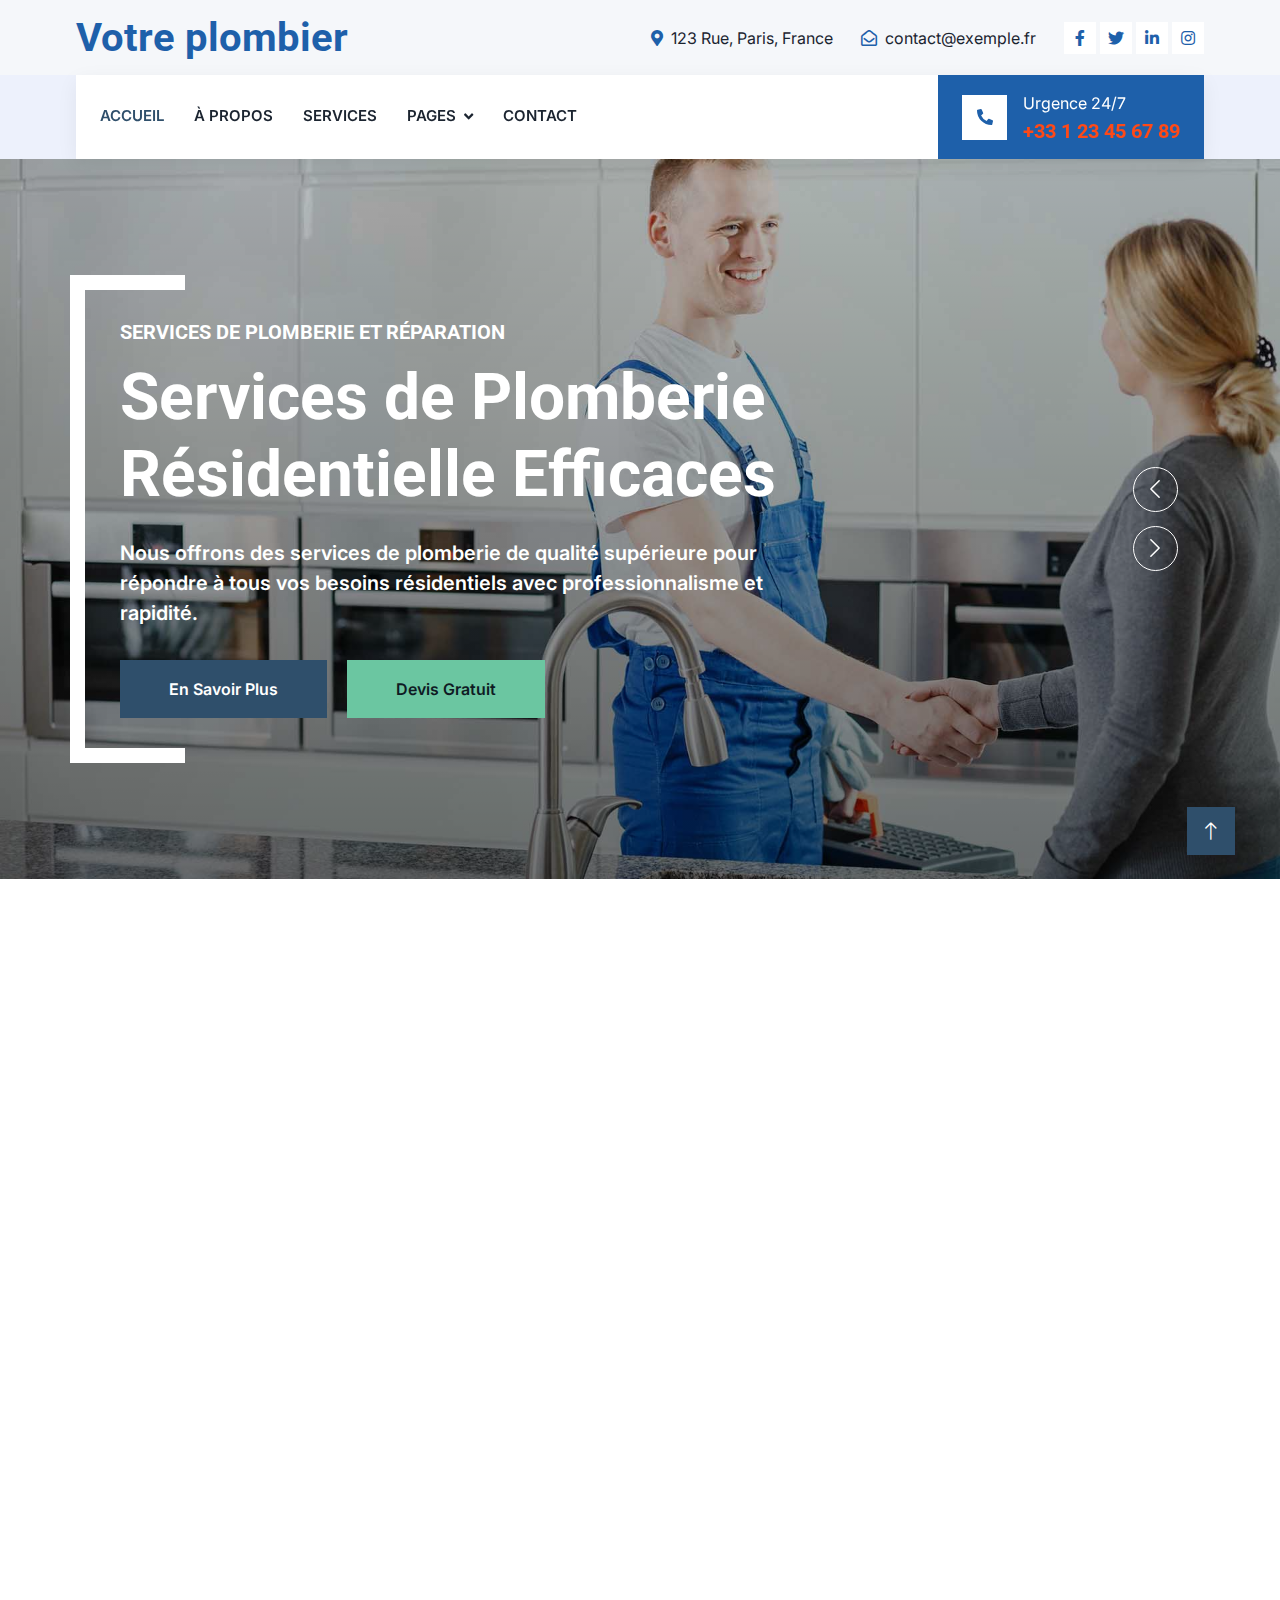
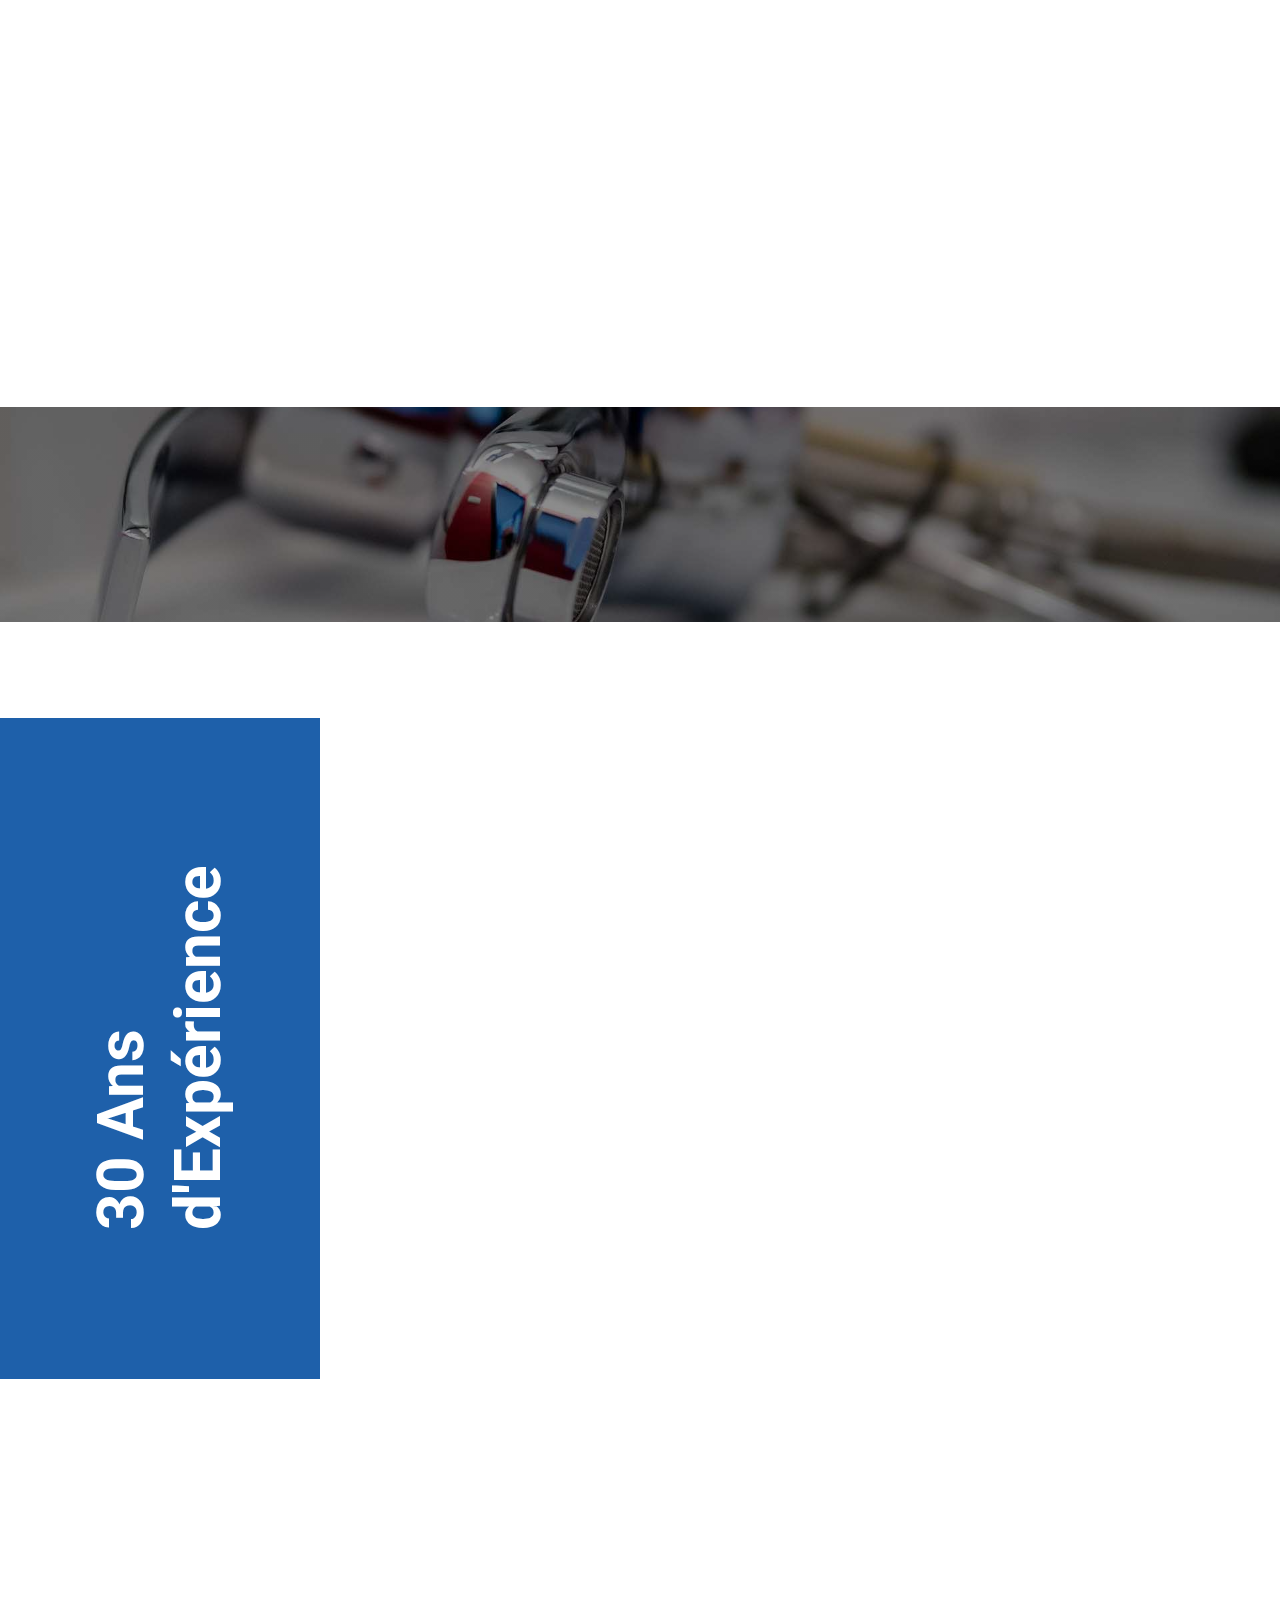
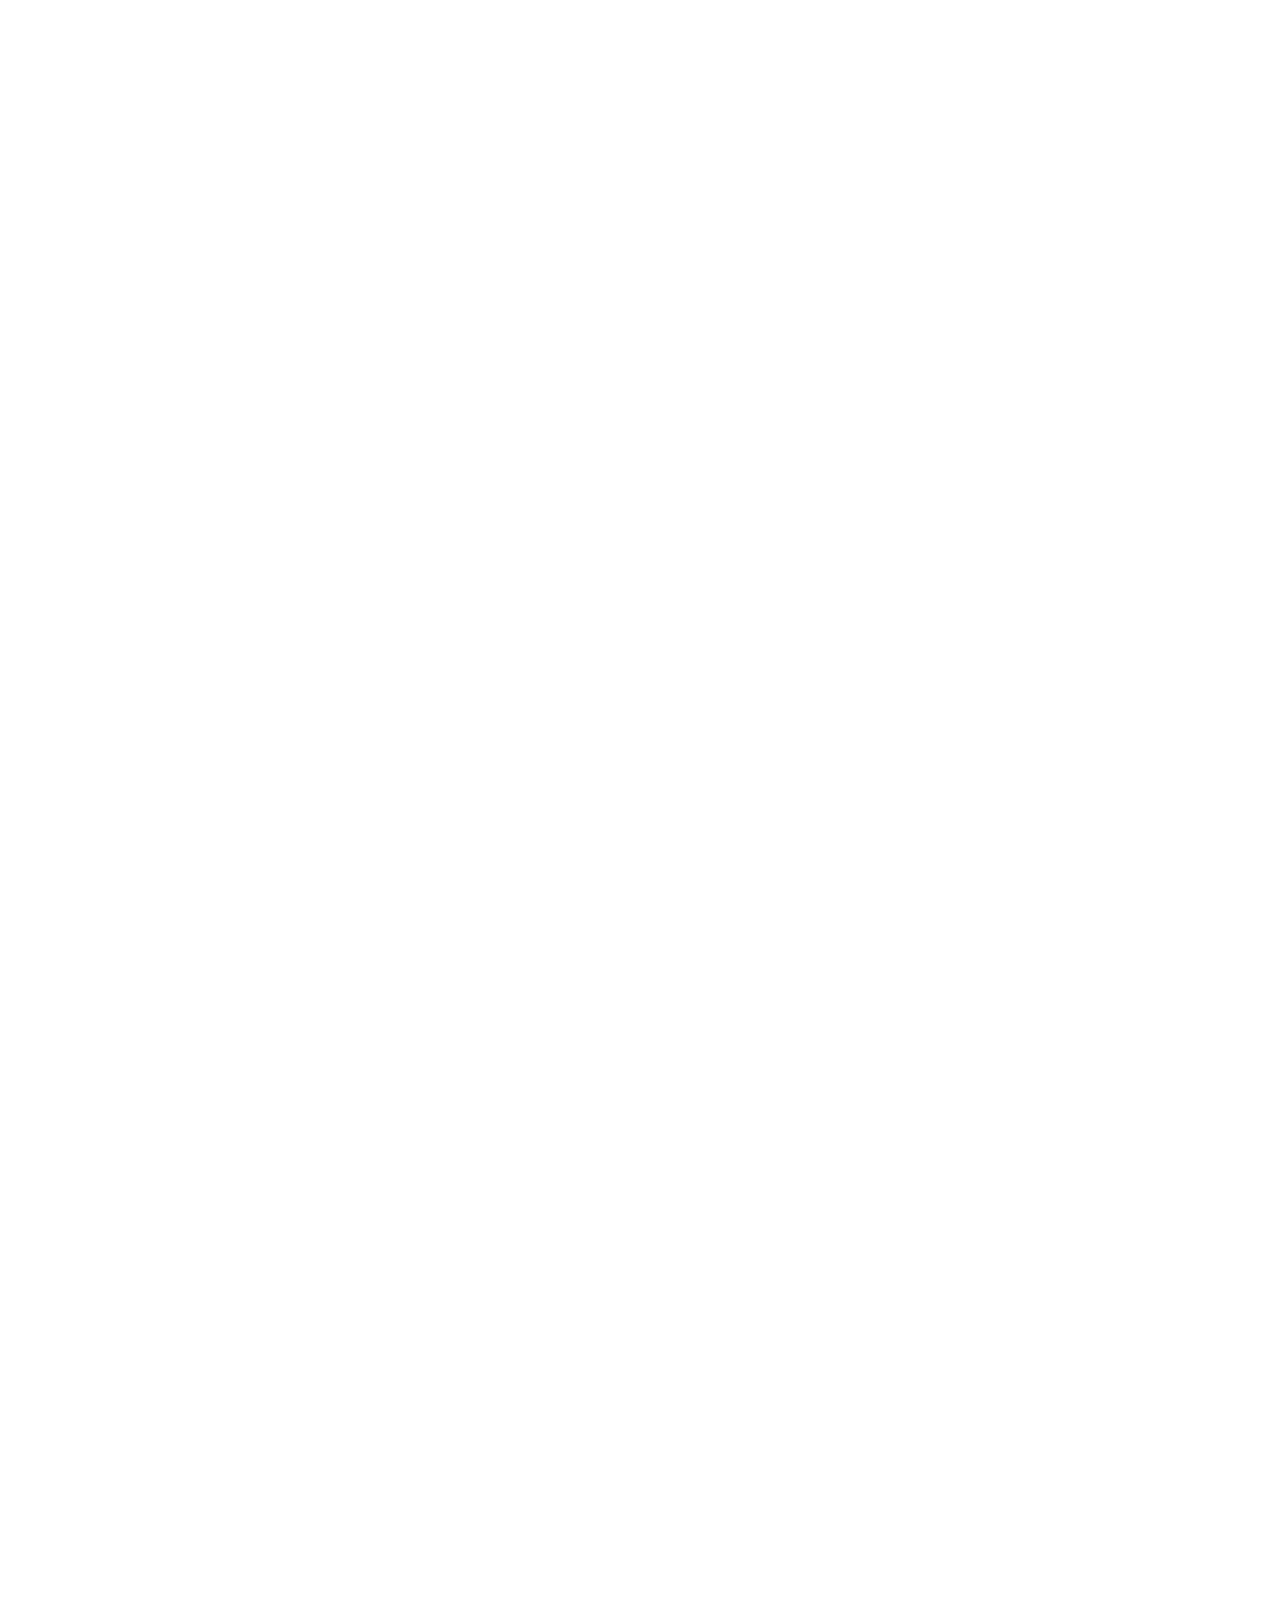
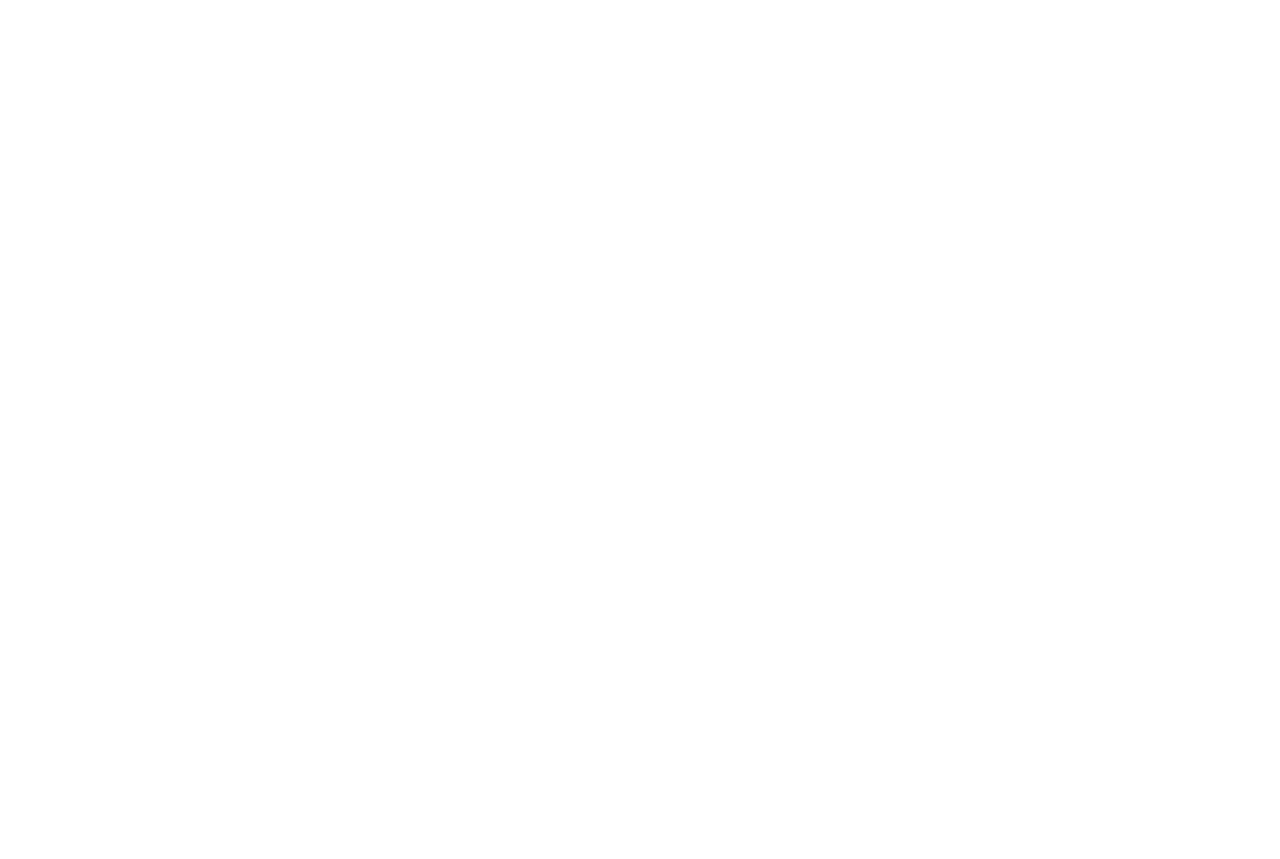
<file: index.html>
<!DOCTYPE html>
<html lang="fr">

<head>
    <meta charset="utf-8">
    <title>Plumberz - Modèle de Site Web de Plomberie Gratuit</title>
    <meta content="width=device-width, initial-scale=1.0" name="viewport">
    <meta content="" name="keywords">
    <meta content="" name="description">

    <!-- Favicon -->
    <link href="img/favicon.ico" rel="icon">

    <!-- Google Web Fonts -->
    <link rel="preconnect" href="https://fonts.googleapis.com">
    <link rel="preconnect" href="https://fonts.gstatic.com" crossorigin>
    <link href="https://fonts.googleapis.com/css2?family=Inter:wght@400;600&family=Roboto:wght@500;700&display=swap" rel="stylesheet">

    <!-- Icon Font Stylesheet -->
    <link href="https://cdnjs.cloudflare.com/ajax/libs/font-awesome/5.10.0/css/all.min.css" rel="stylesheet">
    <link href="https://cdn.jsdelivr.net/npm/bootstrap-icons@1.4.1/font/bootstrap-icons.css" rel="stylesheet">

    <!-- Libraries Stylesheet -->
    <link href="lib/animate/animate.min.css" rel="stylesheet">
    <link href="lib/owlcarousel/assets/owl.carousel.min.css" rel="stylesheet">
    <link href="lib/tempusdominus/css/tempusdominus-bootstrap-4.min.css" rel="stylesheet" />

    <!-- Customized Bootstrap Stylesheet -->
    <link href="css/bootstrap.min.css" rel="stylesheet">

    <!-- Template Stylesheet -->
    <link href="css/style.css" rel="stylesheet">
    <!-- dans <head>, juste après <link href="css/style.css" ...> -->
    <link href="css/theme-neutral.css" rel="stylesheet">

</head>

<body>
    <!-- Spinner Start -->
    <div id="spinner" class="show bg-white position-fixed translate-middle w-100 vh-100 top-50 start-50 d-flex align-items-center justify-content-center">
        <div class="spinner-border text-primary" style="width: 3rem; height: 3rem;" role="status">
            <span class="sr-only">Chargement...</span>
        </div>
    </div>
    <!-- Spinner End -->


    <!-- Topbar Start -->
    <div class="container-fluid bg-light d-none d-lg-block">
        <div class="row align-items-center top-bar">
            <div class="col-lg-3 col-md-12 text-center text-lg-start">
                <a href="" class="navbar-brand m-0 p-0">
                    <h1 class="text-primary m-0">Votre plombier</h1>
                </a>
            </div>
            <div class="col-lg-9 col-md-12 text-end">
                <div class="h-100 d-inline-flex align-items-center me-4">
                    <i class="fa fa-map-marker-alt text-primary me-2"></i>
                    <p class="m-0">123 Rue, Paris, France</p>
                </div>
                <div class="h-100 d-inline-flex align-items-center me-4">
                    <i class="far fa-envelope-open text-primary me-2"></i>
                    <p class="m-0">contact@exemple.fr</p>
                </div>
                <div class="h-100 d-inline-flex align-items-center">
                    <a class="btn btn-sm-square bg-white text-primary me-1" href=""><i class="fab fa-facebook-f"></i></a>
                    <a class="btn btn-sm-square bg-white text-primary me-1" href=""><i class="fab fa-twitter"></i></a>
                    <a class="btn btn-sm-square bg-white text-primary me-1" href=""><i class="fab fa-linkedin-in"></i></a>
                    <a class="btn btn-sm-square bg-white text-primary me-0" href=""><i class="fab fa-instagram"></i></a>
                </div>
            </div>
        </div>
    </div>
    <!-- Topbar End -->


    <!-- Navbar Start -->
    <div class="container-fluid nav-bar bg-light">
        <nav class="navbar navbar-expand-lg navbar-light bg-white p-3 py-lg-0 px-lg-4">
            <a href="" class="navbar-brand d-flex align-items-center m-0 p-0 d-lg-none">
                <h1 class="text-primary m-0">Plumberz</h1>
            </a>
            <button class="navbar-toggler" type="button" data-bs-toggle="collapse" data-bs-target="#navbarCollapse">
                <span class="fa fa-bars"></span>
            </button>
            <div class="collapse navbar-collapse" id="navbarCollapse">
                <div class="navbar-nav me-auto">
                    <a href="index.html" class="nav-item nav-link active">Accueil</a>
                    <a href="about.html" class="nav-item nav-link">À Propos</a>
                    <a href="service.html" class="nav-item nav-link">Services</a>
                    <div class="nav-item dropdown">
                        <a href="#" class="nav-link dropdown-toggle" data-bs-toggle="dropdown">Pages</a>
                        <div class="dropdown-menu fade-up m-0">
                            <a href="booking.html" class="dropdown-item">Réservation</a>
                            <a href="team.html" class="dropdown-item">Techniciens</a>
                            <a href="testimonial.html" class="dropdown-item">Témoignages</a>
                            <a href="404.html" class="dropdown-item">Page 404</a>
                        </div>
                    </div>
                    <a href="contact.html" class="nav-item nav-link">Contact</a>
                </div>
                <div class="mt-4 mt-lg-0 me-lg-n4 py-3 px-4 bg-primary d-flex align-items-center">
                    <div class="d-flex flex-shrink-0 align-items-center justify-content-center bg-white" style="width: 45px; height: 45px;">
                        <i class="fa fa-phone-alt text-primary"></i>
                    </div>
                    <div class="ms-3">
                        <p class="mb-1 text-white">Urgence 24/7</p>
                        <h5 class="m-0 text-secondary">+33 1 23 45 67 89</h5>
                    </div>
                </div>
            </div>
        </nav>
    </div>
    <!-- Navbar End -->


    <!-- Carousel Start -->
    <div class="container-fluid p-0 mb-5">
        <div class="owl-carousel header-carousel position-relative">
            <div class="owl-carousel-item position-relative">
                <img class="img-fluid" src="img/carousel-1.jpg" alt="">
                <div class="position-absolute top-0 start-0 w-100 h-100 d-flex align-items-center" style="background: rgba(0, 0, 0, .4);">
                    <div class="container">
                        <div class="row justify-content-start">
                            <div class="col-10 col-lg-8">
                                <h5 class="text-white text-uppercase mb-3 animated slideInDown">Services de Plomberie et Réparation</h5>
                                <h1 class="display-3 text-white animated slideInDown mb-4">Services de Plomberie Résidentielle Efficaces</h1>
                                <p class="fs-5 fw-medium text-white mb-4 pb-2">Nous offrons des services de plomberie de qualité supérieure pour répondre à tous vos besoins résidentiels avec professionnalisme et rapidité.</p>
                                <a href="" class="btn btn-primary py-md-3 px-md-5 me-3 animated slideInLeft">En Savoir Plus</a>
                                <a href="" class="btn btn-secondary py-md-3 px-md-5 animated slideInRight">Devis Gratuit</a>
                            </div>
                        </div>
                    </div>
                </div>
            </div>
            <div class="owl-carousel-item position-relative">
                <img class="img-fluid" src="img/carousel-2.jpg" alt="">
                <div class="position-absolute top-0 start-0 w-100 h-100 d-flex align-items-center" style="background: rgba(0, 0, 0, .4);">
                    <div class="container">
                        <div class="row justify-content-start">
                            <div class="col-10 col-lg-8">
                                <h5 class="text-white text-uppercase mb-3 animated slideInDown">Services de Plomberie et Réparation</h5>
                                <h1 class="display-3 text-white animated slideInDown mb-4">Services de Plomberie Commerciale Efficaces</h1>
                                <p class="fs-5 fw-medium text-white mb-4 pb-2">Des solutions professionnelles adaptées aux besoins spécifiques de votre entreprise avec une disponibilité 24/7.</p>
                                <a href="" class="btn btn-primary py-md-3 px-md-5 me-3 animated slideInLeft">En Savoir Plus</a>
                                <a href="" class="btn btn-secondary py-md-3 px-md-5 animated slideInRight">Devis Gratuit</a>
                            </div>
                        </div>
                    </div>
                </div>
            </div>
        </div>
    </div>
    <!-- Carousel End -->


    <!-- Service Start -->
    <div class="container-xxl py-5">
        <div class="container">
            <div class="row g-4">
                <div class="col-lg-4 col-md-6 service-item-top wow fadeInUp" data-wow-delay="0.1s">
                    <div class="overflow-hidden">
                        <img class="img-fluid w-100 h-100" src="img/service-1.jpg" alt="">
                    </div>
                    <div class="d-flex align-items-center justify-content-between bg-light p-4">
                        <h5 class="text-truncate me-3 mb-0">Plomberie Résidentielle</h5>
                        <a class="btn btn-square btn-outline-primary border-2 border-white flex-shrink-0" href=""><i class="fa fa-arrow-right"></i></a>
                    </div>
                </div>
                <div class="col-lg-4 col-md-6 service-item-top wow fadeInUp" data-wow-delay="0.3s">
                    <div class="overflow-hidden">
                        <img class="img-fluid w-100 h-100" src="img/service-2.jpg" alt="">
                    </div>
                    <div class="d-flex align-items-center justify-content-between bg-light p-4">
                        <h5 class="text-truncate me-3 mb-0">Plomberie Commerciale</h5>
                        <a class="btn btn-square btn-outline-primary border-2 border-white flex-shrink-0" href=""><i class="fa fa-arrow-right"></i></a>
                    </div>
                </div>
                <div class="col-lg-4 col-md-6 service-item-top wow fadeInUp" data-wow-delay="0.5s">
                    <div class="overflow-hidden">
                        <img class="img-fluid w-100 h-100" src="img/service-3.jpg" alt="">
                    </div>
                    <div class="d-flex align-items-center justify-content-between bg-light p-4">
                        <h5 class="text-truncate me-3 mb-0">Service d'Urgence</h5>
                        <a class="btn btn-square btn-outline-primary border-2 border-white flex-shrink-0" href=""><i class="fa fa-arrow-right"></i></a>
                    </div>
                </div>
            </div>
        </div>
    </div>
    <!-- Service End -->


    <!-- About Start -->
    <div class="container-xxl py-5">
        <div class="container">
            <div class="row g-5">
                <div class="col-lg-6 wow fadeInUp" data-wow-delay="0.1s">
                    <h6 class="text-secondary text-uppercase">À Propos de Nous</h6>
                    <h1 class="mb-4">Entreprise de Plomberie de Confiance Depuis 1990</h1>
                    <p class="mb-4">Avec plus de 30 ans d'expérience, nous sommes votre partenaire de confiance pour tous vos besoins en plomberie. Notre équipe d'experts qualifiés est dédiée à fournir des services de qualité supérieure à des prix abordables.</p>
                    <p class="fw-medium text-primary"><i class="fa fa-check text-success me-3"></i>Plomberie résidentielle et commerciale</p>
                    <p class="fw-medium text-primary"><i class="fa fa-check text-success me-3"></i>Services de qualité à prix abordables</p>
                    <p class="fw-medium text-primary"><i class="fa fa-check text-success me-3"></i>Service d'urgence 24/7 disponible</p>
                    <div class="bg-primary d-flex align-items-center p-4 mt-5">
                        <div class="d-flex flex-shrink-0 align-items-center justify-content-center bg-white" style="width: 60px; height: 60px;">
                            <i class="fa fa-phone-alt fa-2x text-primary"></i>
                        </div>
                        <div class="ms-3">
                            <p class="fs-5 fw-medium mb-2 text-white">Urgence 24/7</p>
                            <h3 class="m-0 text-secondary">+33 1 23 45 67 89</h3>
                        </div>
                    </div>
                </div>
                <div class="col-lg-6 pt-4" style="min-height: 500px;">
                    <div class="position-relative h-100 wow fadeInUp" data-wow-delay="0.5s">
                        <img class="position-absolute img-fluid w-100 h-100" src="img/about-1.jpg" style="object-fit: cover; padding: 0 0 50px 100px;" alt="">
                        <img class="position-absolute start-0 bottom-0 img-fluid bg-white pt-2 pe-2 w-50 h-50" src="img/about-2.jpg" style="object-fit: cover;" alt="">
                    </div>
                </div>
            </div>
        </div>
    </div>
    <!-- About End -->


    <!-- Fact Start -->
    <div class="container-fluid fact bg-dark my-5 py-5">
        <div class="container">
            <div class="row g-4">
                <div class="col-md-6 col-lg-3 text-center wow fadeIn" data-wow-delay="0.1s">
                    <i class="fa fa-check fa-2x text-white mb-3"></i>
                    <h2 class="text-white mb-2" data-toggle="counter-up">30</h2>
                    <p class="text-white mb-0">Années d'Expérience</p>
                </div>
                <div class="col-md-6 col-lg-3 text-center wow fadeIn" data-wow-delay="0.3s">
                    <i class="fa fa-users-cog fa-2x text-white mb-3"></i>
                    <h2 class="text-white mb-2" data-toggle="counter-up">50</h2>
                    <p class="text-white mb-0">Techniciens Experts</p>
                </div>
                <div class="col-md-6 col-lg-3 text-center wow fadeIn" data-wow-delay="0.5s">
                    <i class="fa fa-users fa-2x text-white mb-3"></i>
                    <h2 class="text-white mb-2" data-toggle="counter-up">1234</h2>
                    <p class="text-white mb-0">Clients Satisfaits</p>
                </div>
                <div class="col-md-6 col-lg-3 text-center wow fadeIn" data-wow-delay="0.7s">
                    <i class="fa fa-wrench fa-2x text-white mb-3"></i>
                    <h2 class="text-white mb-2" data-toggle="counter-up">5000</h2>
                    <p class="text-white mb-0">Projets Réalisés</p>
                </div>
            </div>
        </div>
    </div>
    <!-- Fact End -->


    <!-- Service Start -->
    <div class="container-fluid py-5 px-4 px-lg-0">
        <div class="row g-0">
            <div class="col-lg-3 d-none d-lg-flex">
                <div class="d-flex align-items-center justify-content-center bg-primary w-100 h-100">
                    <h1 class="display-3 text-white m-0" style="transform: rotate(-90deg);">30 Ans d'Expérience</h1>
                </div>
            </div>
            <div class="col-md-12 col-lg-9">
                <div class="ms-lg-5 ps-lg-5">
                    <div class="text-center text-lg-start wow fadeInUp" data-wow-delay="0.1s">
                        <h6 class="text-secondary text-uppercase">Nos Services</h6>
                        <h1 class="mb-5">Découvrez Nos Services</h1>
                    </div>
                    <div class="owl-carousel service-carousel position-relative wow fadeInUp" data-wow-delay="0.1s">
                        <div class="bg-light p-4">
                            <div class="d-flex align-items-center justify-content-center border border-5 border-white mb-4" style="width: 75px; height: 75px;">
                                <i class="fa fa-water fa-2x text-primary"></i>
                            </div>
                            <h4 class="mb-3">Réparation de Canalisations</h4>
                            <p>Intervention rapide et efficace pour tous vos problèmes de canalisations bouchées ou endommagées.</p>
                            <p class="text-primary fw-medium"><i class="fa fa-check text-success me-2"></i>Service de Qualité</p>
                            <p class="text-primary fw-medium"><i class="fa fa-check text-success me-2"></i>Satisfaction Client</p>
                            <p class="text-primary fw-medium"><i class="fa fa-check text-success me-2"></i>Support 24/7</p>
                            <a href="" class="btn bg-white text-primary w-100 mt-2">En Savoir Plus<i class="fa fa-arrow-right text-secondary ms-2"></i></a>
                        </div>
                        <div class="bg-light p-4">
                            <div class="d-flex align-items-center justify-content-center border border-5 border-white mb-4" style="width: 75px; height: 75px;">
                                <i class="fa fa-toilet fa-2x text-primary"></i>
                            </div>
                            <h4 class="mb-3">Réparation de Toilettes</h4>
                            <p>Réparation et installation de tous types de toilettes avec garantie de satisfaction.</p>
                            <p class="text-primary fw-medium"><i class="fa fa-check text-success me-2"></i>Service de Qualité</p>
                            <p class="text-primary fw-medium"><i class="fa fa-check text-success me-2"></i>Satisfaction Client</p>
                            <p class="text-primary fw-medium"><i class="fa fa-check text-success me-2"></i>Support 24/7</p>
                            <a href="" class="btn bg-white text-primary w-100 mt-2">En Savoir Plus<i class="fa fa-arrow-right text-secondary ms-2"></i></a>
                        </div>
                        <div class="bg-light p-4">
                            <div class="d-flex align-items-center justify-content-center border border-5 border-white mb-4" style="width: 75px; height: 75px;">
                                <i class="fa fa-shower fa-2x text-primary"></i>
                            </div>
                            <h4 class="mb-3">Réparation d'Égouts</h4>
                            <p>Solutions professionnelles pour tous vos problèmes d'égouts et d'évacuation d'eau.</p>
                            <p class="text-primary fw-medium"><i class="fa fa-check text-success me-2"></i>Service de Qualité</p>
                            <p class="text-primary fw-medium"><i class="fa fa-check text-success me-2"></i>Satisfaction Client</p>
                            <p class="text-primary fw-medium"><i class="fa fa-check text-success me-2"></i>Support 24/7</p>
                            <a href="" class="btn bg-white text-primary w-100 mt-2">En Savoir Plus<i class="fa fa-arrow-right text-secondary ms-2"></i></a>
                        </div>
                        <div class="bg-light p-4">
                            <div class="d-flex align-items-center justify-content-center border border-5 border-white mb-4" style="width: 75px; height: 75px;">
                                <i class="fa fa-tint fa-2x text-primary"></i>
                            </div>
                            <h4 class="mb-3">Réparation de Chauffe-Eau</h4>
                            <p>Installation, entretien et réparation de tous types de chauffe-eau électriques et à gaz.</p>
                            <p class="text-primary fw-medium"><i class="fa fa-check text-success me-2"></i>Service de Qualité</p>
                            <p class="text-primary fw-medium"><i class="fa fa-check text-success me-2"></i>Satisfaction Client</p>
                            <p class="text-primary fw-medium"><i class="fa fa-check text-success me-2"></i>Support 24/7</p>
                            <a href="" class="btn bg-white text-primary w-100 mt-2">En Savoir Plus<i class="fa fa-arrow-right text-secondary ms-2"></i></a>
                        </div>
                    </div>
                </div>
            </div>
        </div>
    </div>
    <!-- Service End -->


    <!-- Booking Start -->
    <div class="container-fluid my-5 px-0">
        <div class="video wow fadeInUp" data-wow-delay="0.1s">
            <button type="button" class="btn-play" data-bs-toggle="modal" data-src="https://www.youtube.com/embed/DWRcNpR6Kdc" data-bs-target="#videoModal">
                <span></span>
            </button>

            <div class="modal fade" id="videoModal" tabindex="-1" aria-labelledby="exampleModalLabel" aria-hidden="true">
                <div class="modal-dialog">
                    <div class="modal-content rounded-0">
                        <div class="modal-header">
                            <h5 class="modal-title" id="exampleModalLabel">Vidéo Youtube</h5>
                            <button type="button" class="btn-close" data-bs-dismiss="modal" aria-label="Fermer"></button>
                        </div>
                        <div class="modal-body">
                            <!-- 16:9 aspect ratio -->
                            <div class="ratio ratio-16x9">
                                <iframe class="embed-responsive-item" src="" id="video" allowfullscreen allowscriptaccess="always"
                                    allow="autoplay"></iframe>
                            </div>
                        </div>
                    </div>
                </div>
            </div>

            <h1 class="text-white mb-4">Service de Plomberie d'Urgence</h1>
            <h3 class="text-white mb-0">24 Heures sur 24, 7 Jours sur 7</h3>
        </div>
        <div class="container position-relative wow fadeInUp" data-wow-delay="0.1s" style="margin-top: -6rem;">
            <div class="row justify-content-center">
                <div class="col-lg-8">
                    <div class="bg-light text-center p-5">
                        <h1 class="mb-4">Réserver un Service</h1>
                        <form>
                            <div class="row g-3">
                                <div class="col-12 col-sm-6">
                                    <input type="text" class="form-control border-0" placeholder="Votre Nom" style="height: 55px;">
                                </div>
                                <div class="col-12 col-sm-6">
                                    <input type="email" class="form-control border-0" placeholder="Votre Email" style="height: 55px;">
                                </div>
                                <div class="col-12 col-sm-6">
                                    <select class="form-select border-0" style="height: 55px;">
                                        <option selected>Sélectionner un Service</option>
                                        <option value="1">Plomberie Résidentielle</option>
                                        <option value="2">Plomberie Commerciale</option>
                                        <option value="3">Service d'Urgence</option>
                                    </select>
                                </div>
                                <div class="col-12 col-sm-6">
                                    <div class="date" id="date1" data-target-input="nearest">
                                        <input type="text"
                                            class="form-control border-0 datetimepicker-input"
                                            placeholder="Date du Service" data-target="#date1" data-toggle="datetimepicker" style="height: 55px;">
                                    </div>
                                </div>
                                <div class="col-12">
                                    <textarea class="form-control border-0" placeholder="Demande Spéciale"></textarea>
                                </div>
                                <div class="col-12">
                                    <button class="btn btn-primary w-100 py-3" type="submit">Réserver Maintenant</button>
                                </div>
                            </div>
                        </form>
                    </div>
                </div>
            </div>
        </div>
    </div>
    <!-- Booking End -->


    <!-- Team Start -->
<div class="container-xxl py-5">
    <div class="container">
        <div class="text-center wow fadeInUp" data-wow-delay="0.1s">
            <h6 class="text-secondary text-uppercase">Nos Techniciens</h6>
            <h1 class="mb-5">Nos Techniciens Experts</h1>
        </div>
        <div class="row g-4">
            <div class="col-lg-3 col-md-6 wow fadeInUp" data-wow-delay="0.1s">
                <div class="team-item">
                    <div class="position-relative overflow-hidden">
                        <img class="img-fluid" src="img/team-1.jpg" alt="">
                    </div>
                    <div class="team-text">
                        <div class="bg-light">
                            <h5 class="fw-bold mb-0">Nom Complet</h5>
                            <small>Fonction</small>
                        </div>
                        <div class="bg-primary">
                            <a class="btn btn-square mx-1" href=""><i class="fab fa-facebook-f"></i></a>
                            <a class="btn btn-square mx-1" href=""><i class="fab fa-twitter"></i></a>
                            <a class="btn btn-square mx-1" href=""><i class="fab fa-instagram"></i></a>
                        </div>
                    </div>
                </div>
            </div>
            <div class="col-lg-3 col-md-6 wow fadeInUp" data-wow-delay="0.3s">
                <div class="team-item">
                    <div class="position-relative overflow-hidden">
                        <img class="img-fluid" src="img/team-2.jpg" alt="">
                    </div>
                    <div class="team-text">
                        <div class="bg-light">
                            <h5 class="fw-bold mb-0">Nom Complet</h5>
                            <small>Fonction</small>
                        </div>
                        <div class="bg-primary">
                            <a class="btn btn-square mx-1" href=""><i class="fab fa-facebook-f"></i></a>
                            <a class="btn btn-square mx-1" href=""><i class="fab fa-twitter"></i></a>
                            <a class="btn btn-square mx-1" href=""><i class="fab fa-instagram"></i></a>
                        </div>
                    </div>
                </div>
            </div>
            <div class="col-lg-3 col-md-6 wow fadeInUp" data-wow-delay="0.5s">
                <div class="team-item">
                    <div class="position-relative overflow-hidden">
                        <img class="img-fluid" src="img/team-3.jpg" alt="">
                    </div>
                    <div class="team-text">
                        <div class="bg-light">
                            <h5 class="fw-bold mb-0">Nom Complet</h5>
                            <small>Fonction</small>
                        </div>
                        <div class="bg-primary">
                            <a class="btn btn-square mx-1" href=""><i class="fab fa-facebook-f"></i></a>
                            <a class="btn btn-square mx-1" href=""><i class="fab fa-twitter"></i></a>
                            <a class="btn btn-square mx-1" href=""><i class="fab fa-instagram"></i></a>
                        </div>
                    </div>
                </div>
            </div>
            <div class="col-lg-3 col-md-6 wow fadeInUp" data-wow-delay="0.7s">
                <div class="team-item">
                    <div class="position-relative overflow-hidden">
                        <img class="img-fluid" src="img/team-4.jpg" alt="">
                    </div>
                    <div class="team-text">
                        <div class="bg-light">
                            <h5 class="fw-bold mb-0">Nom Complet</h5>
                            <small>Fonction</small>
                        </div>
                        <div class="bg-primary">
                            <a class="btn btn-square mx-1" href=""><i class="fab fa-facebook-f"></i></a>
                            <a class="btn btn-square mx-1" href=""><i class="fab fa-twitter"></i></a>
                            <a class="btn btn-square mx-1" href=""><i class="fab fa-instagram"></i></a>
                        </div>
                    </div>
                </div>
            </div>
        </div>
    </div>
</div>
<!-- Team End -->


    <!-- Testimonial Start -->
    <div class="container-xxl py-5 wow fadeInUp" data-wow-delay="0.1s">
        <div class="container">
            <div class="text-center">
                <h6 class="text-secondary text-uppercase">Témoignages</h6>
                <h1 class="mb-5">Ce Que Disent Nos Clients !</h1>
            </div>
            <div class="owl-carousel testimonial-carousel position-relative wow fadeInUp" data-wow-delay="0.1s">
                <div class="testimonial-item text-center">
                    <div class="testimonial-text bg-light text-center p-4 mb-4">
                        <p class="mb-0">Service excellent et rapide ! L'équipe est très professionnelle et a résolu mon problème de plomberie en un rien de temps. Je recommande vivement leurs services.</p>
                    </div>
                    <img class="bg-light rounded-circle p-2 mx-auto mb-2" src="img/testimonial-1.jpg" style="width: 80px; height: 80px;">
                    <div class="mb-2">
                        <small class="fa fa-star text-secondary"></small>
                        <small class="fa fa-star text-secondary"></small>
                        <small class="fa fa-star text-secondary"></small>
                        <small class="fa fa-star text-secondary"></small>
                        <small class="fa fa-star text-secondary"></small>
                    </div>
                    <h5 class="mb-1">Nom du Client</h5>
                    <p class="m-0">Profession</p>
                </div>
                <div class="testimonial-item text-center">
                    <div class="testimonial-text bg-light text-center p-4 mb-4">
                        <p class="mb-0">Intervention d'urgence très efficace. Ils sont venus rapidement et ont réparé la fuite d'eau en moins d'une heure. Personnel compétent et prix raisonnables.</p>
                    </div>
                    <img class="bg-light rounded-circle p-2 mx-auto mb-2" src="img/testimonial-2.jpg" style="width: 80px; height: 80px;">
                    <div class="mb-2">
                        <small class="fa fa-star text-secondary"></small>
                        <small class="fa fa-star text-secondary"></small>
                        <small class="fa fa-star text-secondary"></small>
                        <small class="fa fa-star text-secondary"></small>
                        <small class="fa fa-star text-secondary"></small>
                    </div>
                    <h5 class="mb-1">Nom du Client</h5>
                    <p class="m-0">Profession</p>
                </div>
                <div class="testimonial-item text-center">
                    <div class="testimonial-text bg-light text-center p-4 mb-4">
                        <p class="mb-0">Travail impeccable ! Ils ont installé notre nouveau chauffe-eau avec soin et professionnalisme. Service après-vente au top. Merci beaucoup !</p>
                    </div>
                    <img class="bg-light rounded-circle p-2 mx-auto mb-2" src="img/testimonial-3.jpg" style="width: 80px; height: 80px;">
                    <div class="mb-2">
                        <small class="fa fa-star text-secondary"></small>
                        <small class="fa fa-star text-secondary"></small>
                        <small class="fa fa-star text-secondary"></small>
                        <small class="fa fa-star text-secondary"></small>
                        <small class="fa fa-star text-secondary"></small>
                    </div>
                    <h5 class="mb-1">Nom du Client</h5>
                    <p class="m-0">Profession</p>
                </div>
                <div class="testimonial-item text-center">
                    <div class="testimonial-text bg-light text-center p-4 mb-4">
                        <p class="mb-0">Une équipe formidable ! Ponctualité, expertise et gentillesse. Ils ont dépassé mes attentes. Je ferai appel à eux sans hésiter pour mes futurs besoins.</p>
                    </div>
                    <img class="bg-light rounded-circle p-2 mx-auto mb-2" src="img/testimonial-4.jpg" style="width: 80px; height: 80px;">
                    <div class="mb-2">
                        <small class="fa fa-star text-secondary"></small>
                        <small class="fa fa-star text-secondary"></small>
                        <small class="fa fa-star text-secondary"></small>
                        <small class="fa fa-star text-secondary"></small>
                        <small class="fa fa-star text-secondary"></small>
                    </div>
                    <h5 class="mb-1">Nom du Client</h5>
                    <p class="m-0">Profession</p>
                </div>
            </div>
        </div>
    </div>
    <!-- Testimonial End -->


    <!-- Footer Start -->
    <div class="container-fluid bg-dark text-light footer pt-5 mt-5 wow fadeIn" data-wow-delay="0.1s">
        <div class="container py-5">
            <div class="row g-5">
                <div class="col-lg-3 col-md-6">
                    <h4 class="text-light mb-4">Adresse</h4>
                    <p class="mb-2"><i class="fa fa-map-marker-alt me-3"></i>123 Rue, Paris, France</p>
                    <p class="mb-2"><i class="fa fa-phone-alt me-3"></i>+33 1 23 45 67 89</p>
                    <p class="mb-2"><i class="fa fa-envelope me-3"></i>contact@exemple.fr</p>
                    <div class="d-flex pt-2">
                        <a class="btn btn-outline-light btn-social" href=""><i class="fab fa-twitter"></i></a>
                        <a class="btn btn-outline-light btn-social" href=""><i class="fab fa-facebook-f"></i></a>
                        <a class="btn btn-outline-light btn-social" href=""><i class="fab fa-youtube"></i></a>
                        <a class="btn btn-outline-light btn-social" href=""><i class="fab fa-linkedin-in"></i></a>
                    </div>
                </div>
                <div class="col-lg-3 col-md-6">
                    <h4 class="text-light mb-4">Horaires d'Ouverture</h4>
                    <h6 class="text-light">Lundi - Vendredi :</h6>
                    <p class="mb-4">09h00 - 21h00</p>
                    <h6 class="text-light">Samedi - Dimanche :</h6>
                    <p class="mb-0">09h00 - 12h00</p>
                </div>
                <div class="col-lg-3 col-md-6">
                    <h4 class="text-light mb-4">Services</h4>
                    <a class="btn btn-link" href="">Nettoyage de Canalisations</a>
                    <a class="btn btn-link" href="">Réparation d'Égouts</a>
                    <a class="btn btn-link" href="">Chauffage de l'Eau</a>
                    <a class="btn btn-link" href="">Nettoyage de Toilettes</a>
                    <a class="btn btn-link" href="">Réparation de Tuyaux</a>
                </div>
                <div class="col-lg-3 col-md-6">
                    <h4 class="text-light mb-4">Newsletter</h4>
                    <p>Inscrivez-vous à notre newsletter pour recevoir nos dernières offres et actualités.</p>
                    <div class="position-relative mx-auto" style="max-width: 400px;">
                        <input class="form-control border-0 w-100 py-3 ps-4 pe-5" type="text" placeholder="Votre email">
                        <button type="button" class="btn btn-primary py-2 position-absolute top-0 end-0 mt-2 me-2">S'inscrire</button>
                    </div>
                </div>
            </div>
        </div>
        <div class="container">
            <div class="copyright">
                <div class="row">
                    <div class="col-md-6 text-center text-md-start mb-3 mb-md-0">
                        &copy; <a class="border-bottom" href="#">Votre Nom de Site</a>, Tous Droits Réservés.
                    </div>
                    <div class="col-md-6 text-center text-md-end">
                        Conçu par <a class="border-bottom" href="https://takeasite.fr">TAKE A SITE</a>
                    </div>
                </div>
            </div>
        </div>
    </div>
    <!-- Footer End -->


    <!-- Back to Top -->
    <a href="#" class="btn btn-lg btn-primary btn-lg-square rounded-0 back-to-top"><i class="bi bi-arrow-up"></i></a>


    <!-- JavaScript Libraries -->
    <script src="https://code.jquery.com/jquery-3.4.1.min.js"></script>
    <script src="https://cdn.jsdelivr.net/npm/bootstrap@5.0.0/dist/js/bootstrap.bundle.min.js"></script>
    <script src="lib/wow/wow.min.js"></script>
    <script src="lib/easing/easing.min.js"></script>
    <script src="lib/waypoints/waypoints.min.js"></script>
    <script src="lib/counterup/counterup.min.js"></script>
    <script src="lib/owlcarousel/owl.carousel.min.js"></script>
    <script src="lib/tempusdominus/js/moment.min.js"></script>
    <script src="lib/tempusdominus/js/moment-timezone.min.js"></script>
    <script src="lib/tempusdominus/js/tempusdominus-bootstrap-4.min.js"></script>

    <!-- Template Javascript -->
    <script src="js/main.js"></script>
</body>

</html>
</file>
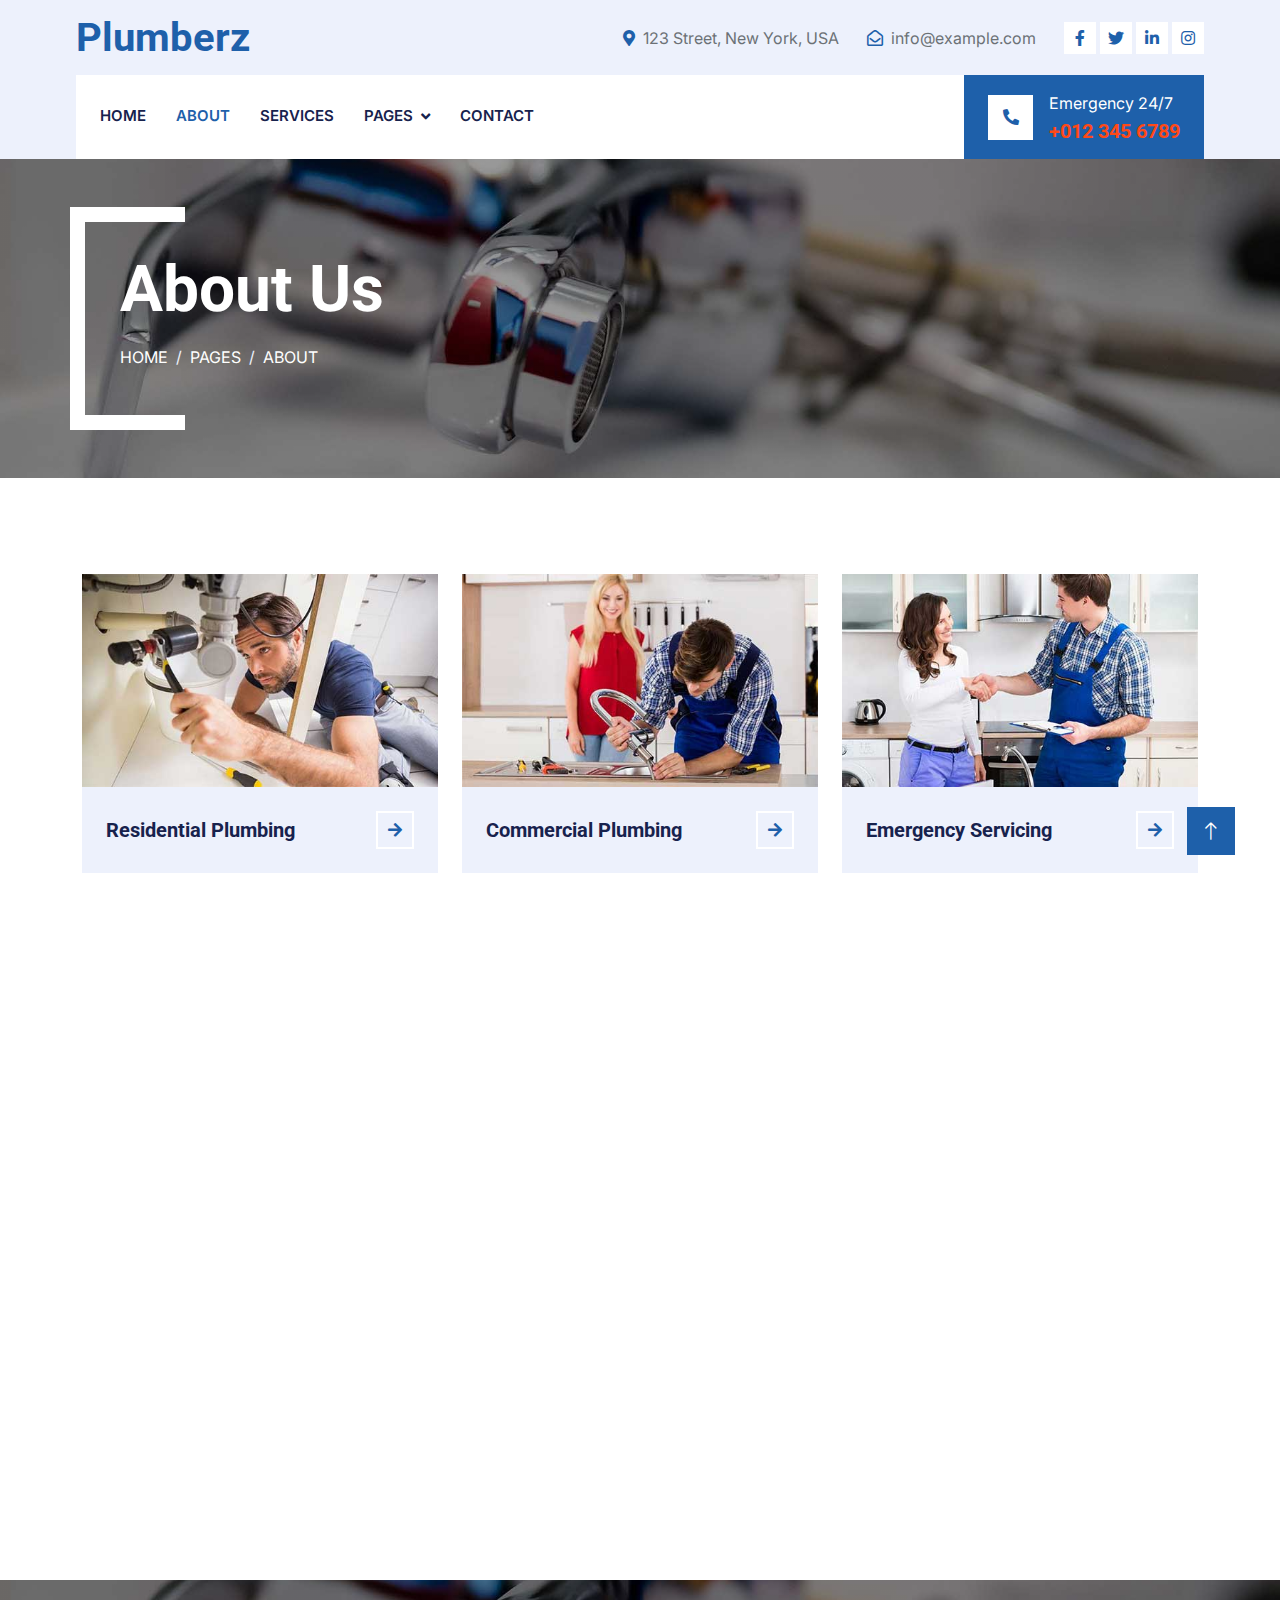
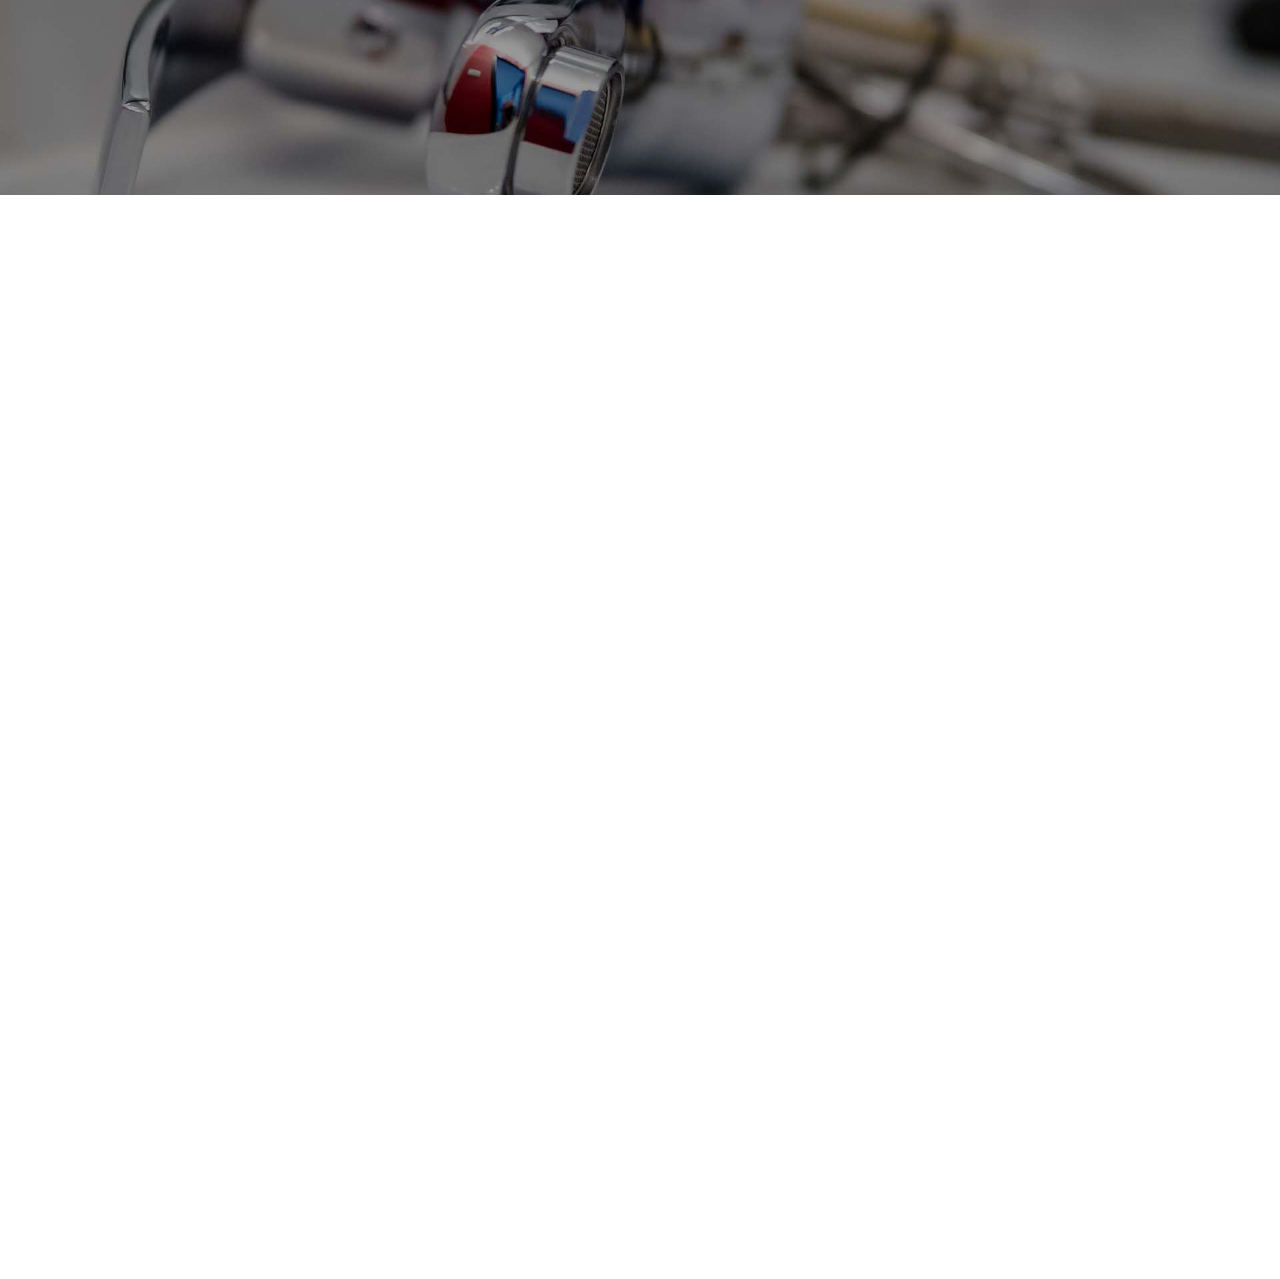
<file: about.html>
<!DOCTYPE html>
<html lang="en">

<head>
    <meta charset="utf-8">
    <title>Plumberz - Free Plumbing Website Template</title>
    <meta content="width=device-width, initial-scale=1.0" name="viewport">
    <meta content="" name="keywords">
    <meta content="" name="description">

    <!-- Favicon -->
    <link href="img/favicon.ico" rel="icon">

    <!-- Google Web Fonts -->
    <link rel="preconnect" href="https://fonts.googleapis.com">
    <link rel="preconnect" href="https://fonts.gstatic.com" crossorigin>
    <link href="https://fonts.googleapis.com/css2?family=Inter:wght@400;600&family=Roboto:wght@500;700&display=swap" rel="stylesheet">

    <!-- Icon Font Stylesheet -->
    <link href="https://cdnjs.cloudflare.com/ajax/libs/font-awesome/5.10.0/css/all.min.css" rel="stylesheet">
    <link href="https://cdn.jsdelivr.net/npm/bootstrap-icons@1.4.1/font/bootstrap-icons.css" rel="stylesheet">

    <!-- Libraries Stylesheet -->
    <link href="lib/animate/animate.min.css" rel="stylesheet">
    <link href="lib/owlcarousel/assets/owl.carousel.min.css" rel="stylesheet">
    <link href="lib/tempusdominus/css/tempusdominus-bootstrap-4.min.css" rel="stylesheet" />

    <!-- Customized Bootstrap Stylesheet -->
    <link href="css/bootstrap.min.css" rel="stylesheet">

    <!-- Template Stylesheet -->
    <link href="css/style.css" rel="stylesheet">
</head>

<body>
    <!-- Spinner Start -->
    <div id="spinner" class="show bg-white position-fixed translate-middle w-100 vh-100 top-50 start-50 d-flex align-items-center justify-content-center">
        <div class="spinner-border text-primary" style="width: 3rem; height: 3rem;" role="status">
            <span class="sr-only">Loading...</span>
        </div>
    </div>
    <!-- Spinner End -->


    <!-- Topbar Start -->
    <div class="container-fluid bg-light d-none d-lg-block">
        <div class="row align-items-center top-bar">
            <div class="col-lg-3 col-md-12 text-center text-lg-start">
                <a href="" class="navbar-brand m-0 p-0">
                    <h1 class="text-primary m-0">Plumberz</h1>
                </a>
            </div>
            <div class="col-lg-9 col-md-12 text-end">
                <div class="h-100 d-inline-flex align-items-center me-4">
                    <i class="fa fa-map-marker-alt text-primary me-2"></i>
                    <p class="m-0">123 Street, New York, USA</p>
                </div>
                <div class="h-100 d-inline-flex align-items-center me-4">
                    <i class="far fa-envelope-open text-primary me-2"></i>
                    <p class="m-0">info@example.com</p>
                </div>
                <div class="h-100 d-inline-flex align-items-center">
                    <a class="btn btn-sm-square bg-white text-primary me-1" href=""><i class="fab fa-facebook-f"></i></a>
                    <a class="btn btn-sm-square bg-white text-primary me-1" href=""><i class="fab fa-twitter"></i></a>
                    <a class="btn btn-sm-square bg-white text-primary me-1" href=""><i class="fab fa-linkedin-in"></i></a>
                    <a class="btn btn-sm-square bg-white text-primary me-0" href=""><i class="fab fa-instagram"></i></a>
                </div>
            </div>
        </div>
    </div>
    <!-- Topbar End -->


    <!-- Navbar Start -->
    <div class="container-fluid nav-bar bg-light">
        <nav class="navbar navbar-expand-lg navbar-light bg-white p-3 py-lg-0 px-lg-4">
            <a href="" class="navbar-brand d-flex align-items-center m-0 p-0 d-lg-none">
                <h1 class="text-primary m-0">Plumberz</h1>
            </a>
            <button class="navbar-toggler" type="button" data-bs-toggle="collapse" data-bs-target="#navbarCollapse">
                <span class="fa fa-bars"></span>
            </button>
            <div class="collapse navbar-collapse" id="navbarCollapse">
                <div class="navbar-nav me-auto">
                    <a href="index.html" class="nav-item nav-link">Home</a>
                    <a href="about.html" class="nav-item nav-link active">About</a>
                    <a href="service.html" class="nav-item nav-link">Services</a>
                    <div class="nav-item dropdown">
                        <a href="#" class="nav-link dropdown-toggle" data-bs-toggle="dropdown">Pages</a>
                        <div class="dropdown-menu fade-up m-0">
                            <a href="booking.html" class="dropdown-item">Booking</a>
                            <a href="team.html" class="dropdown-item">Technicians</a>
                            <a href="testimonial.html" class="dropdown-item">Testimonial</a>
                            <a href="404.html" class="dropdown-item">404 Page</a>
                        </div>
                    </div>
                    <a href="contact.html" class="nav-item nav-link">Contact</a>
                </div>
                <div class="mt-4 mt-lg-0 me-lg-n4 py-3 px-4 bg-primary d-flex align-items-center">
                    <div class="d-flex flex-shrink-0 align-items-center justify-content-center bg-white" style="width: 45px; height: 45px;">
                        <i class="fa fa-phone-alt text-primary"></i>
                    </div>
                    <div class="ms-3">
                        <p class="mb-1 text-white">Emergency 24/7</p>
                        <h5 class="m-0 text-secondary">+012 345 6789</h5>
                    </div>
                </div>
            </div>
        </nav>
    </div>
    <!-- Navbar End -->


    <!-- Page Header Start -->
    <div class="container-fluid page-header mb-5 py-5">
        <div class="container">
            <h1 class="display-3 text-white mb-3 animated slideInDown">About Us</h1>
            <nav aria-label="breadcrumb animated slideInDown">
                <ol class="breadcrumb text-uppercase">
                    <li class="breadcrumb-item"><a class="text-white" href="#">Home</a></li>
                    <li class="breadcrumb-item"><a class="text-white" href="#">Pages</a></li>
                    <li class="breadcrumb-item text-white active" aria-current="page">About</li>
                </ol>
            </nav>
        </div>
    </div>
    <!-- Page Header End -->


    <!-- Service Start -->
    <div class="container-xxl py-5">
        <div class="container">
            <div class="row g-4">
                <div class="col-lg-4 col-md-6 service-item-top wow fadeInUp" data-wow-delay="0.1s">
                    <div class="overflow-hidden">
                        <img class="img-fluid w-100 h-100" src="img/service-1.jpg" alt="">
                    </div>
                    <div class="d-flex align-items-center justify-content-between bg-light p-4">
                        <h5 class="text-truncate me-3 mb-0">Residential Plumbing</h5>
                        <a class="btn btn-square btn-outline-primary border-2 border-white flex-shrink-0" href=""><i class="fa fa-arrow-right"></i></a>
                    </div>
                </div>
                <div class="col-lg-4 col-md-6 service-item-top wow fadeInUp" data-wow-delay="0.3s">
                    <div class="overflow-hidden">
                        <img class="img-fluid w-100 h-100" src="img/service-2.jpg" alt="">
                    </div>
                    <div class="d-flex align-items-center justify-content-between bg-light p-4">
                        <h5 class="text-truncate me-3 mb-0">Commercial Plumbing</h5>
                        <a class="btn btn-square btn-outline-primary border-2 border-white flex-shrink-0" href=""><i class="fa fa-arrow-right"></i></a>
                    </div>
                </div>
                <div class="col-lg-4 col-md-6 service-item-top wow fadeInUp" data-wow-delay="0.5s">
                    <div class="overflow-hidden">
                        <img class="img-fluid w-100 h-100" src="img/service-3.jpg" alt="">
                    </div>
                    <div class="d-flex align-items-center justify-content-between bg-light p-4">
                        <h5 class="text-truncate me-3 mb-0">Emergency Servicing</h5>
                        <a class="btn btn-square btn-outline-primary border-2 border-white flex-shrink-0" href=""><i class="fa fa-arrow-right"></i></a>
                    </div>
                </div>
            </div>
        </div>
    </div>
    <!-- Service End -->


    <!-- About Start -->
    <div class="container-xxl py-5">
        <div class="container">
            <div class="row g-5">
                <div class="col-lg-6 wow fadeInUp" data-wow-delay="0.1s">
                    <h6 class="text-secondary text-uppercase">About Us</h6>
                    <h1 class="mb-4">We Are Trusted Plumbing Company Since 1990</h1>
                    <p class="mb-4">Tempor erat elitr rebum at clita. Diam dolor diam ipsum sit. Aliqu diam amet diam et eos. Clita erat ipsum et lorem et sit, sed stet lorem sit clita duo justo magna dolore erat amet</p>
                    <p class="fw-medium text-primary"><i class="fa fa-check text-success me-3"></i>Residential & commercial plumbing</p>
                    <p class="fw-medium text-primary"><i class="fa fa-check text-success me-3"></i>Quality services at affordable prices</p>
                    <p class="fw-medium text-primary"><i class="fa fa-check text-success me-3"></i>Immediate 24/ 7 emergency services</p>
                    <div class="bg-primary d-flex align-items-center p-4 mt-5">
                        <div class="d-flex flex-shrink-0 align-items-center justify-content-center bg-white" style="width: 60px; height: 60px;">
                            <i class="fa fa-phone-alt fa-2x text-primary"></i>
                        </div>
                        <div class="ms-3">
                            <p class="fs-5 fw-medium mb-2 text-white">Emergency 24/7</p>
                            <h3 class="m-0 text-secondary">+012 345 6789</h3>
                        </div>
                    </div>
                </div>
                <div class="col-lg-6 pt-4" style="min-height: 500px;">
                    <div class="position-relative h-100 wow fadeInUp" data-wow-delay="0.5s">
                        <img class="position-absolute img-fluid w-100 h-100" src="img/about-1.jpg" style="object-fit: cover; padding: 0 0 50px 100px;" alt="">
                        <img class="position-absolute start-0 bottom-0 img-fluid bg-white pt-2 pe-2 w-50 h-50" src="img/about-2.jpg" style="object-fit: cover;" alt="">
                    </div>
                </div>
            </div>
        </div>
    </div>
    <!-- About End -->


    <!-- Fact Start -->
    <div class="container-fluid fact bg-dark my-5 py-5">
        <div class="container">
            <div class="row g-4">
                <div class="col-md-6 col-lg-3 text-center wow fadeIn" data-wow-delay="0.1s">
                    <i class="fa fa-check fa-2x text-white mb-3"></i>
                    <h2 class="text-white mb-2" data-toggle="counter-up">1234</h2>
                    <p class="text-white mb-0">Years Experience</p>
                </div>
                <div class="col-md-6 col-lg-3 text-center wow fadeIn" data-wow-delay="0.3s">
                    <i class="fa fa-users-cog fa-2x text-white mb-3"></i>
                    <h2 class="text-white mb-2" data-toggle="counter-up">1234</h2>
                    <p class="text-white mb-0">Expert Technicians</p>
                </div>
                <div class="col-md-6 col-lg-3 text-center wow fadeIn" data-wow-delay="0.5s">
                    <i class="fa fa-users fa-2x text-white mb-3"></i>
                    <h2 class="text-white mb-2" data-toggle="counter-up">1234</h2>
                    <p class="text-white mb-0">Satisfied Clients</p>
                </div>
                <div class="col-md-6 col-lg-3 text-center wow fadeIn" data-wow-delay="0.7s">
                    <i class="fa fa-wrench fa-2x text-white mb-3"></i>
                    <h2 class="text-white mb-2" data-toggle="counter-up">1234</h2>
                    <p class="text-white mb-0">Compleate Projects</p>
                </div>
            </div>
        </div>
    </div>
    <!-- Fact End -->


    <!-- Team Start -->
    <div class="container-xxl py-5">
        <div class="container">
            <div class="text-center wow fadeInUp" data-wow-delay="0.1s">
                <h6 class="text-secondary text-uppercase">Our Technicians</h6>
                <h1 class="mb-5">Our Expert Technicians</h1>
            </div>
            <div class="row g-4">
                <div class="col-lg-3 col-md-6 wow fadeInUp" data-wow-delay="0.1s">
                    <div class="team-item">
                        <div class="position-relative overflow-hidden">
                            <img class="img-fluid" src="img/team-1.jpg" alt="">
                        </div>
                        <div class="team-text">
                            <div class="bg-light">
                                <h5 class="fw-bold mb-0">Full Name</h5>
                                <small>Designation</small>
                            </div>
                            <div class="bg-primary">
                                <a class="btn btn-square mx-1" href=""><i class="fab fa-facebook-f"></i></a>
                                <a class="btn btn-square mx-1" href=""><i class="fab fa-twitter"></i></a>
                                <a class="btn btn-square mx-1" href=""><i class="fab fa-instagram"></i></a>
                            </div>
                        </div>
                    </div>
                </div>
                <div class="col-lg-3 col-md-6 wow fadeInUp" data-wow-delay="0.3s">
                    <div class="team-item">
                        <div class="position-relative overflow-hidden">
                            <img class="img-fluid" src="img/team-2.jpg" alt="">
                        </div>
                        <div class="team-text">
                            <div class="bg-light">
                                <h5 class="fw-bold mb-0">Full Name</h5>
                                <small>Designation</small>
                            </div>
                            <div class="bg-primary">
                                <a class="btn btn-square mx-1" href=""><i class="fab fa-facebook-f"></i></a>
                                <a class="btn btn-square mx-1" href=""><i class="fab fa-twitter"></i></a>
                                <a class="btn btn-square mx-1" href=""><i class="fab fa-instagram"></i></a>
                            </div>
                        </div>
                    </div>
                </div>
                <div class="col-lg-3 col-md-6 wow fadeInUp" data-wow-delay="0.5s">
                    <div class="team-item">
                        <div class="position-relative overflow-hidden">
                            <img class="img-fluid" src="img/team-3.jpg" alt="">
                        </div>
                        <div class="team-text">
                            <div class="bg-light">
                                <h5 class="fw-bold mb-0">Full Name</h5>
                                <small>Designation</small>
                            </div>
                            <div class="bg-primary">
                                <a class="btn btn-square mx-1" href=""><i class="fab fa-facebook-f"></i></a>
                                <a class="btn btn-square mx-1" href=""><i class="fab fa-twitter"></i></a>
                                <a class="btn btn-square mx-1" href=""><i class="fab fa-instagram"></i></a>
                            </div>
                        </div>
                    </div>
                </div>
                <div class="col-lg-3 col-md-6 wow fadeInUp" data-wow-delay="0.7s">
                    <div class="team-item">
                        <div class="position-relative overflow-hidden">
                            <img class="img-fluid" src="img/team-4.jpg" alt="">
                        </div>
                        <div class="team-text">
                            <div class="bg-light">
                                <h5 class="fw-bold mb-0">Full Name</h5>
                                <small>Designation</small>
                            </div>
                            <div class="bg-primary">
                                <a class="btn btn-square mx-1" href=""><i class="fab fa-facebook-f"></i></a>
                                <a class="btn btn-square mx-1" href=""><i class="fab fa-twitter"></i></a>
                                <a class="btn btn-square mx-1" href=""><i class="fab fa-instagram"></i></a>
                            </div>
                        </div>
                    </div>
                </div>
            </div>
        </div>
    </div>
    <!-- Team End -->
        

    <!-- Footer Start -->
    <div class="container-fluid bg-dark text-light footer pt-5 mt-5 wow fadeIn" data-wow-delay="0.1s">
        <div class="container py-5">
            <div class="row g-5">
                <div class="col-lg-3 col-md-6">
                    <h4 class="text-light mb-4">Address</h4>
                    <p class="mb-2"><i class="fa fa-map-marker-alt me-3"></i>123 Street, New York, USA</p>
                    <p class="mb-2"><i class="fa fa-phone-alt me-3"></i>+012 345 67890</p>
                    <p class="mb-2"><i class="fa fa-envelope me-3"></i>info@example.com</p>
                    <div class="d-flex pt-2">
                        <a class="btn btn-outline-light btn-social" href=""><i class="fab fa-twitter"></i></a>
                        <a class="btn btn-outline-light btn-social" href=""><i class="fab fa-facebook-f"></i></a>
                        <a class="btn btn-outline-light btn-social" href=""><i class="fab fa-youtube"></i></a>
                        <a class="btn btn-outline-light btn-social" href=""><i class="fab fa-linkedin-in"></i></a>
                    </div>
                </div>
                <div class="col-lg-3 col-md-6">
                    <h4 class="text-light mb-4">Opening Hours</h4>
                    <h6 class="text-light">Monday - Friday:</h6>
                    <p class="mb-4">09.00 AM - 09.00 PM</p>
                    <h6 class="text-light">Saturday - Sunday:</h6>
                    <p class="mb-0">09.00 AM - 12.00 PM</p>
                </div>
                <div class="col-lg-3 col-md-6">
                    <h4 class="text-light mb-4">Services</h4>
                    <a class="btn btn-link" href="">Drain Cleaning</a>
                    <a class="btn btn-link" href="">Sewer Line</a>
                    <a class="btn btn-link" href="">Water Heating</a>
                    <a class="btn btn-link" href="">Toilet Cleaning</a>
                    <a class="btn btn-link" href="">Broken Pipe</a>
                </div>
                <div class="col-lg-3 col-md-6">
                    <h4 class="text-light mb-4">Newsletter</h4>
                    <p>Dolor amet sit justo amet elitr clita ipsum elitr est.</p>
                    <div class="position-relative mx-auto" style="max-width: 400px;">
                        <input class="form-control border-0 w-100 py-3 ps-4 pe-5" type="text" placeholder="Your email">
                        <button type="button" class="btn btn-primary py-2 position-absolute top-0 end-0 mt-2 me-2">SignUp</button>
                    </div>
                </div>
            </div>
        </div>
        <div class="container">
            <div class="copyright">
                <div class="row">
                    <div class="col-md-6 text-center text-md-start mb-3 mb-md-0">
                        &copy; <a class="border-bottom" href="#">Your Site Name</a>, All Right Reserved.
                    </div>
                    <div class="col-md-6 text-center text-md-end">
                        <!--/*** This template is free as long as you keep the footer author’s credit link/attribution link/backlink. If you'd like to use the template without the footer author’s credit link/attribution link/backlink, you can purchase the Credit Removal License from "https://htmlcodex.com/credit-removal". Thank you for your support. ***/-->
                        Designed By <a class="border-bottom" href="https://htmlcodex.com">HTML Codex</a> Distributed By <a href="https://themewagon.com">ThemeWagon</a>
                    </div>
                </div>
            </div>
        </div>
    </div>
    <!-- Footer End -->


    <!-- Back to Top -->
    <a href="#" class="btn btn-lg btn-primary btn-lg-square rounded-0 back-to-top"><i class="bi bi-arrow-up"></i></a>


    <!-- JavaScript Libraries -->
    <script src="https://code.jquery.com/jquery-3.4.1.min.js"></script>
    <script src="https://cdn.jsdelivr.net/npm/bootstrap@5.0.0/dist/js/bootstrap.bundle.min.js"></script>
    <script src="lib/wow/wow.min.js"></script>
    <script src="lib/easing/easing.min.js"></script>
    <script src="lib/waypoints/waypoints.min.js"></script>
    <script src="lib/counterup/counterup.min.js"></script>
    <script src="lib/owlcarousel/owl.carousel.min.js"></script>
    <script src="lib/tempusdominus/js/moment.min.js"></script>
    <script src="lib/tempusdominus/js/moment-timezone.min.js"></script>
    <script src="lib/tempusdominus/js/tempusdominus-bootstrap-4.min.js"></script>

    <!-- Template Javascript -->
    <script src="js/main.js"></script>
</body>

</html>
</file>
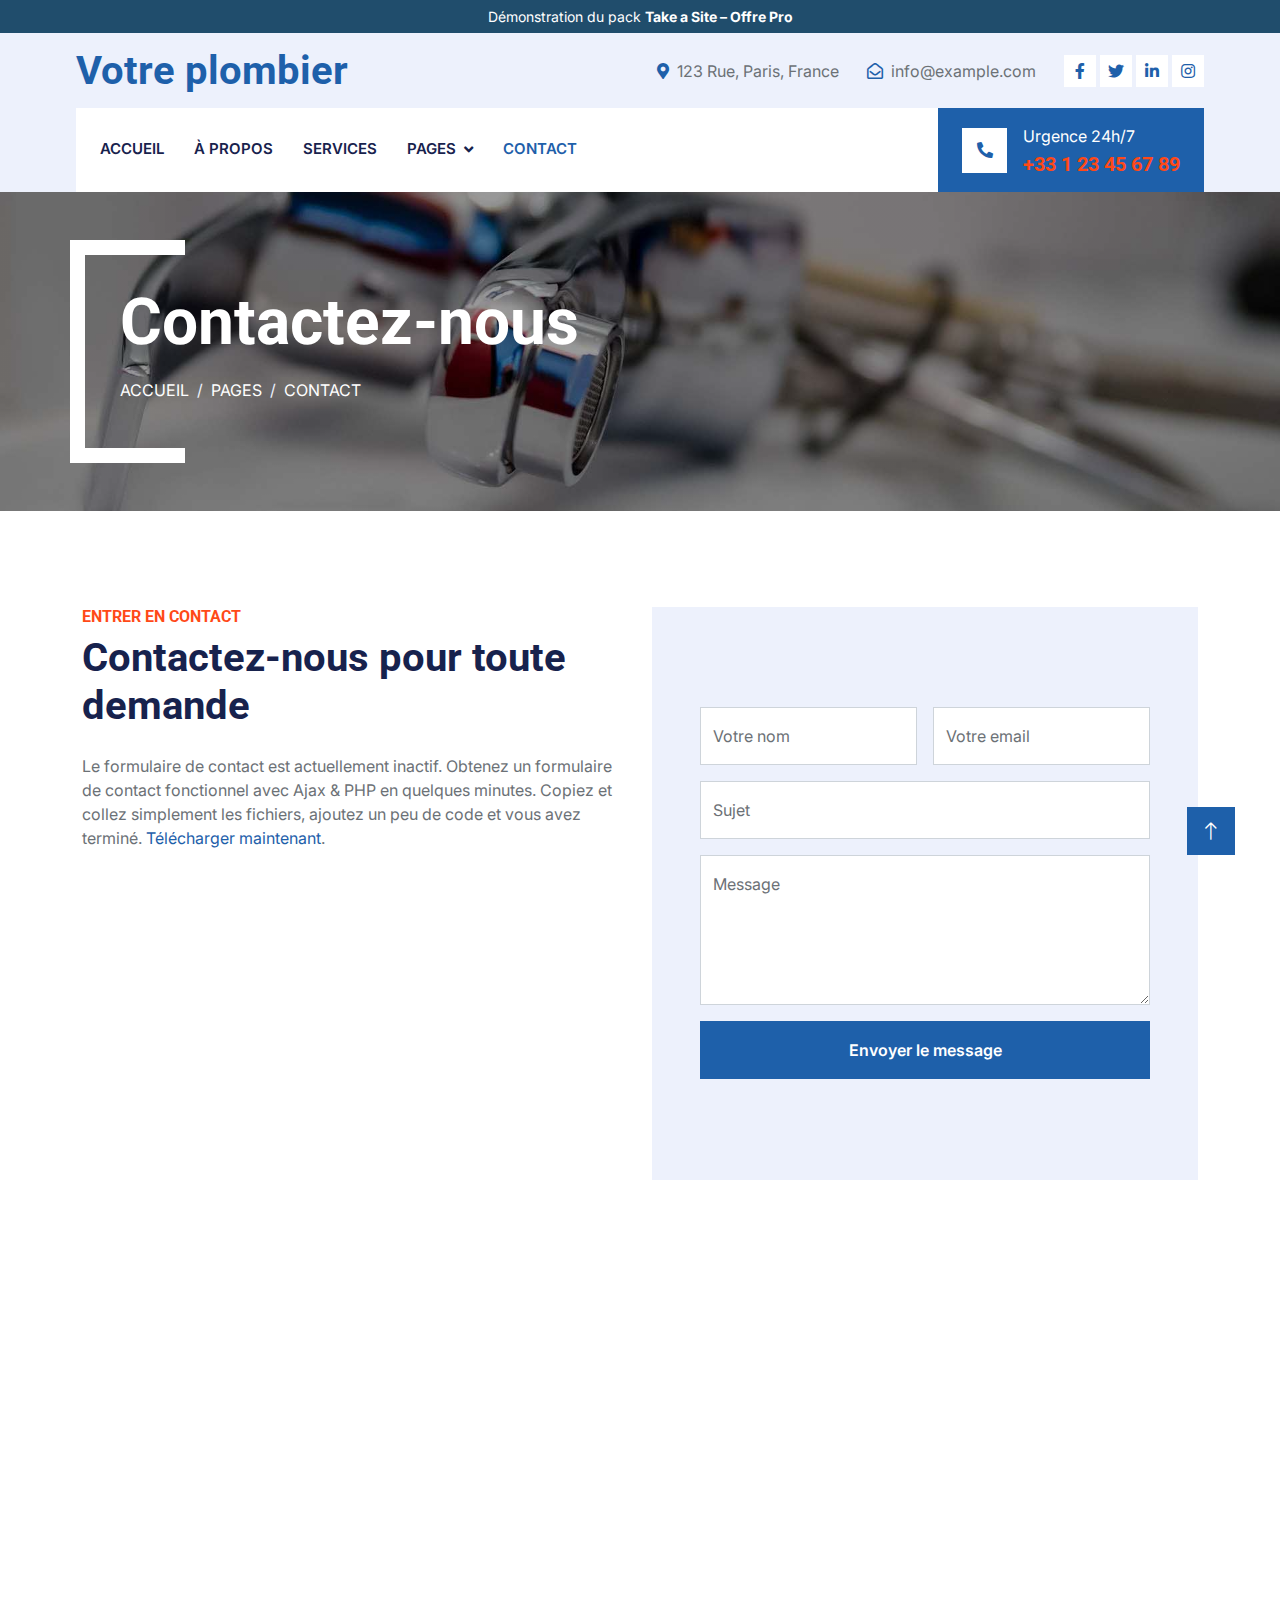
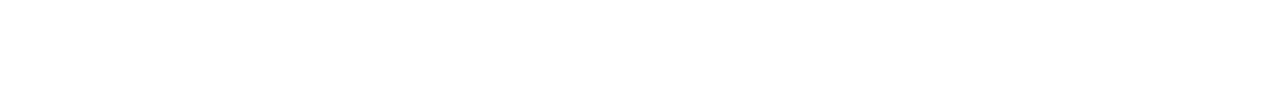
<file: contact.html>
<!DOCTYPE html>
<html lang="fr">

<head>
    <meta charset="utf-8">
    <title>Votre plombier - Modèle de site web de plomberie gratuit</title>
    <meta content="width=device-width, initial-scale=1.0" name="viewport">
    <meta content="" name="keywords">
    <meta content="" name="description">

    <!-- Favicon -->
    <link href="img/favicon.ico" rel="icon">

    <!-- Google Web Fonts -->
    <link rel="preconnect" href="https://fonts.googleapis.com">
    <link rel="preconnect" href="https://fonts.gstatic.com" crossorigin>
    <link href="https://fonts.googleapis.com/css2?family=Inter:wght@400;600&family=Roboto:wght@500;700&display=swap" rel="stylesheet">

    <!-- Icon Font Stylesheet -->
    <link href="https://cdnjs.cloudflare.com/ajax/libs/font-awesome/5.10.0/css/all.min.css" rel="stylesheet">
    <link href="https://cdn.jsdelivr.net/npm/bootstrap-icons@1.4.1/font/bootstrap-icons.css" rel="stylesheet">

    <!-- Libraries Stylesheet -->
    <link href="lib/animate/animate.min.css" rel="stylesheet">
    <link href="lib/owlcarousel/assets/owl.carousel.min.css" rel="stylesheet">
    <link href="lib/tempusdominus/css/tempusdominus-bootstrap-4.min.css" rel="stylesheet" />

    <!-- Customized Bootstrap Stylesheet -->
    <link href="css/bootstrap.min.css" rel="stylesheet">

    <!-- Template Stylesheet -->
    <link href="css/style.css" rel="stylesheet">
</head>

<body>

        <div style="background:#204D6C;color:white;text-align:center;padding:6px 0;font-size:14px;">
                Démonstration du pack <strong>Take a Site – Offre Pro</strong>
              </div>

    <!-- Spinner Start -->
    <div id="spinner" class="show bg-white position-fixed translate-middle w-100 vh-100 top-50 start-50 d-flex align-items-center justify-content-center">
        <div class="spinner-border text-primary" style="width: 3rem; height: 3rem;" role="status">
            <span class="sr-only">Chargement...</span>
        </div>
    </div>
    <!-- Spinner End -->


    <!-- Topbar Start -->
    <div class="container-fluid bg-light d-none d-lg-block">
        <div class="row align-items-center top-bar">
            <div class="col-lg-3 col-md-12 text-center text-lg-start">
                <a href="" class="navbar-brand m-0 p-0">
                    <h1 class="text-primary m-0">Votre plombier</h1>
                </a>
            </div>
            <div class="col-lg-9 col-md-12 text-end">
                <div class="h-100 d-inline-flex align-items-center me-4">
                    <i class="fa fa-map-marker-alt text-primary me-2"></i>
                    <p class="m-0">123 Rue, Paris, France</p>
                </div>
                <div class="h-100 d-inline-flex align-items-center me-4">
                    <i class="far fa-envelope-open text-primary me-2"></i>
                    <p class="m-0">info@example.com</p>
                </div>
                <div class="h-100 d-inline-flex align-items-center">
                    <a class="btn btn-sm-square bg-white text-primary me-1" href=""><i class="fab fa-facebook-f"></i></a>
                    <a class="btn btn-sm-square bg-white text-primary me-1" href=""><i class="fab fa-twitter"></i></a>
                    <a class="btn btn-sm-square bg-white text-primary me-1" href=""><i class="fab fa-linkedin-in"></i></a>
                    <a class="btn btn-sm-square bg-white text-primary me-0" href=""><i class="fab fa-instagram"></i></a>
                </div>
            </div>
        </div>
    </div>
    <!-- Topbar End -->


    <!-- Navbar Start -->
    <div class="container-fluid nav-bar bg-light">
        <nav class="navbar navbar-expand-lg navbar-light bg-white p-3 py-lg-0 px-lg-4">
            <a href="" class="navbar-brand d-flex align-items-center m-0 p-0 d-lg-none">
                <h1 class="text-primary m-0">Votre plombier</h1>
            </a>
            <button class="navbar-toggler" type="button" data-bs-toggle="collapse" data-bs-target="#navbarCollapse">
                <span class="fa fa-bars"></span>
            </button>
            <div class="collapse navbar-collapse" id="navbarCollapse">
                <div class="navbar-nav me-auto">
                    <a href="index.html" class="nav-item nav-link">Accueil</a>
                    <a href="about.html" class="nav-item nav-link">À propos</a>
                    <a href="service.html" class="nav-item nav-link">Services</a>
                    <div class="nav-item dropdown">
                        <a href="#" class="nav-link dropdown-toggle" data-bs-toggle="dropdown">Pages</a>
                        <div class="dropdown-menu fade-up m-0">
                            <a href="booking.html" class="dropdown-item">Réservation</a>
                            <a href="team.html" class="dropdown-item">Techniciens</a>
                            <a href="testimonial.html" class="dropdown-item">Témoignages</a>
                            <a href="404.html" class="dropdown-item">Page 404</a>
                        </div>
                    </div>
                    <a href="contact.html" class="nav-item nav-link active">Contact</a>
                </div>
                <div class="mt-4 mt-lg-0 me-lg-n4 py-3 px-4 bg-primary d-flex align-items-center">
                    <div class="d-flex flex-shrink-0 align-items-center justify-content-center bg-white" style="width: 45px; height: 45px;">
                        <i class="fa fa-phone-alt text-primary"></i>
                    </div>
                    <div class="ms-3">
                        <p class="mb-1 text-white">Urgence 24h/7</p>
                        <h5 class="m-0 text-secondary">+33 1 23 45 67 89</h5>
                    </div>
                </div>
            </div>
        </nav>
    </div>
    <!-- Navbar End -->


    <!-- Page Header Start -->
    <div class="container-fluid page-header mb-5 py-5">
        <div class="container">
            <h1 class="display-3 text-white mb-3 animated slideInDown">Contactez-nous</h1>
            <nav aria-label="breadcrumb animated slideInDown">
                <ol class="breadcrumb text-uppercase">
                    <li class="breadcrumb-item"><a class="text-white" href="#">Accueil</a></li>
                    <li class="breadcrumb-item"><a class="text-white" href="#">Pages</a></li>
                    <li class="breadcrumb-item text-white active" aria-current="page">Contact</li>
                </ol>
            </nav>
        </div>
    </div>
    <!-- Page Header End -->


    <!-- Contact Start -->
    <div class="container-xxl py-5">
        <div class="container">
            <div class="row g-4">
                <div class="col-md-6 wow fadeInUp" data-wow-delay="0.1s">
                    <h6 class="text-secondary text-uppercase">Entrer en contact</h6>
                    <h1 class="mb-4">Contactez-nous pour toute demande</h1>
                    <p class="mb-4">Le formulaire de contact est actuellement inactif. Obtenez un formulaire de contact fonctionnel avec Ajax & PHP en quelques minutes. Copiez et collez simplement les fichiers, ajoutez un peu de code et vous avez terminé. <a href="https://htmlcodex.com/contact-form">Télécharger maintenant</a>.</p>
                    <iframe class="position-relative w-100"
                        src="https://www.google.com/maps/embed?pb=!1m18!1m12!1m3!1d2624.9916256937595!2d2.3488!3d48.8534!2m3!1f0!2f0!3f0!3m2!1i1024!2i768!4f13.1!3m3!1m2!1s0x47e66e2964e34e2d%3A0x8ddca9ee380ef7e0!2sParis%2C%20France!5e0!3m2!1sfr!2sfr!4v1603794290143!5m2!1sfr!2sfr"
                        frameborder="0" style="height: 300px; border:0;" allowfullscreen="" aria-hidden="false"
                        tabindex="0"></iframe>
                </div>
                <div class="col-md-6 wow fadeInUp" data-wow-delay="0.1s">
                    <div class="bg-light p-5 h-100 d-flex align-items-center">
                        <form>
                            <div class="row g-3">
                                <div class="col-md-6">
                                    <div class="form-floating">
                                        <input type="text" class="form-control" id="name" placeholder="Votre nom">
                                        <label for="name">Votre nom</label>
                                    </div>
                                </div>
                                <div class="col-md-6">
                                    <div class="form-floating">
                                        <input type="email" class="form-control" id="email" placeholder="Votre email">
                                        <label for="email">Votre email</label>
                                    </div>
                                </div>
                                <div class="col-12">
                                    <div class="form-floating">
                                        <input type="text" class="form-control" id="subject" placeholder="Sujet">
                                        <label for="subject">Sujet</label>
                                    </div>
                                </div>
                                <div class="col-12">
                                    <div class="form-floating">
                                        <textarea class="form-control" placeholder="Laissez un message ici" id="message" style="height: 150px"></textarea>
                                        <label for="message">Message</label>
                                    </div>
                                </div>
                                <div class="col-12">
                                    <button class="btn btn-primary w-100 py-3" type="submit">Envoyer le message</button>
                                </div>
                            </div>
                        </form>
                    </div>
                </div>
            </div>
        </div>
    </div>
    <!-- Contact End -->


    <!-- Footer Start -->
    <div class="container-fluid bg-dark text-light footer pt-5 mt-5 wow fadeIn" data-wow-delay="0.1s">
        <div class="container py-5">
            <div class="row g-5">
                <div class="col-lg-3 col-md-6">
                    <h4 class="text-light mb-4">Adresse</h4>
                    <p class="mb-2"><i class="fa fa-map-marker-alt me-3"></i>123 Rue, Paris, France</p>
                    <p class="mb-2"><i class="fa fa-phone-alt me-3"></i>+33 1 23 45 67 89</p>
                    <p class="mb-2"><i class="fa fa-envelope me-3"></i>info@example.com</p>
                    <div class="d-flex pt-2">
                        <a class="btn btn-outline-light btn-social" href=""><i class="fab fa-twitter"></i></a>
                        <a class="btn btn-outline-light btn-social" href=""><i class="fab fa-facebook-f"></i></a>
                        <a class="btn btn-outline-light btn-social" href=""><i class="fab fa-youtube"></i></a>
                        <a class="btn btn-outline-light btn-social" href=""><i class="fab fa-linkedin-in"></i></a>
                    </div>
                </div>
                <div class="col-lg-3 col-md-6">
                    <h4 class="text-light mb-4">Horaires d'ouverture</h4>
                    <h6 class="text-light">Lundi - Vendredi :</h6>
                    <p class="mb-4">09h00 - 21h00</p>
                    <h6 class="text-light">Samedi - Dimanche :</h6>
                    <p class="mb-0">09h00 - 12h00</p>
                </div>
                <div class="col-lg-3 col-md-6">
                    <h4 class="text-light mb-4">Services</h4>
                    <a class="btn btn-link" href="">Nettoyage de canalisations</a>
                    <a class="btn btn-link" href="">Égouts</a>
                    <a class="btn btn-link" href="">Chauffage de l'eau</a>
                    <a class="btn btn-link" href="">Nettoyage de toilettes</a>
                    <a class="btn btn-link" href="">Tuyau cassé</a>
                </div>
                <div class="col-lg-3 col-md-6">
                    <h4 class="text-light mb-4">Bulletin d'information</h4>
                    <p>Restez informé de nos dernières actualités et offres.</p>
                    <div class="position-relative mx-auto" style="max-width: 400px;">
                        <input class="form-control border-0 w-100 py-3 ps-4 pe-5" type="text" placeholder="Votre email">
                        <button type="button" class="btn btn-primary py-2 position-absolute top-0 end-0 mt-2 me-2">S'inscrire</button>
                    </div>
                </div>
            </div>
        </div>
        <div class="container">
            <div class="copyright">
                <div class="row">
                    <div class="col-md-6 text-center text-md-start mb-3 mb-md-0">
                        &copy; <a class="border-bottom" href="#">Nom de votre site</a>, Tous droits réservés.
                    </div>
                    <div class="col-md-6 text-center text-md-end">
                        <!--/*** This template is free as long as you keep the footer authorâ€™s credit link/attribution link/backlink. If you'd like to use the template without the footer authorâ€™s credit link/attribution link/backlink, you can purchase the Credit Removal License from "https://htmlcodex.com/credit-removal". Thank you for your support. ***/-->
                        Conçu par <a class="border-bottom" href="https://takeasite.fr">TAKE A SITE</a>
                    </div>
                </div>
            </div>
        </div>
    </div>
    <!-- Footer End -->


    <!-- Back to Top -->
    <a href="#" class="btn btn-lg btn-primary btn-lg-square rounded-0 back-to-top"><i class="bi bi-arrow-up"></i></a>


    <!-- JavaScript Libraries -->
    <script src="https://code.jquery.com/jquery-3.4.1.min.js"></script>
    <script src="https://cdn.jsdelivr.net/npm/bootstrap@5.0.0/dist/js/bootstrap.bundle.min.js"></script>
    <script src="lib/wow/wow.min.js"></script>
    <script src="lib/easing/easing.min.js"></script>
    <script src="lib/waypoints/waypoints.min.js"></script>
    <script src="lib/counterup/counterup.min.js"></script>
    <script src="lib/owlcarousel/owl.carousel.min.js"></script>
    <script src="lib/tempusdominus/js/moment.min.js"></script>
    <script src="lib/tempusdominus/js/moment-timezone.min.js"></script>
    <script src="lib/tempusdominus/js/tempusdominus-bootstrap-4.min.js"></script>

    <!-- Template Javascript -->
    <script src="js/main.js"></script>
</body>

</html
</file>
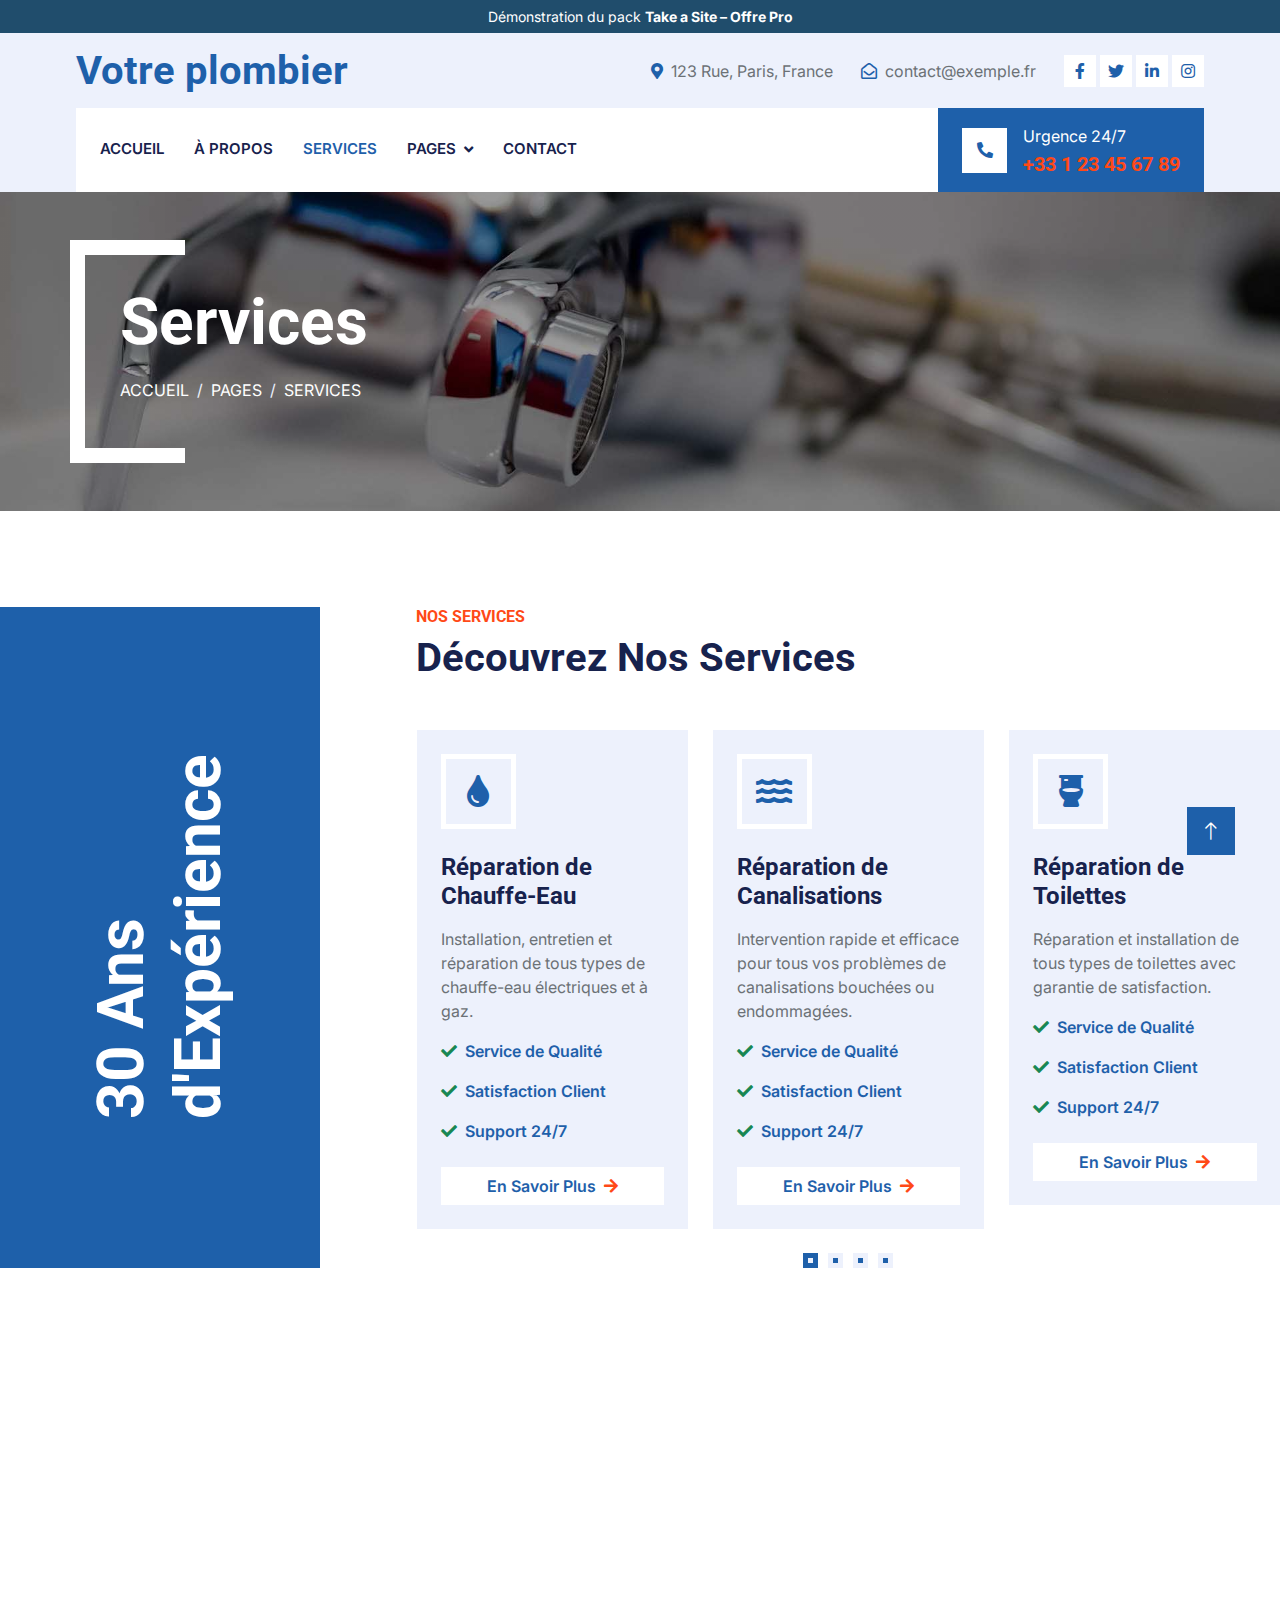
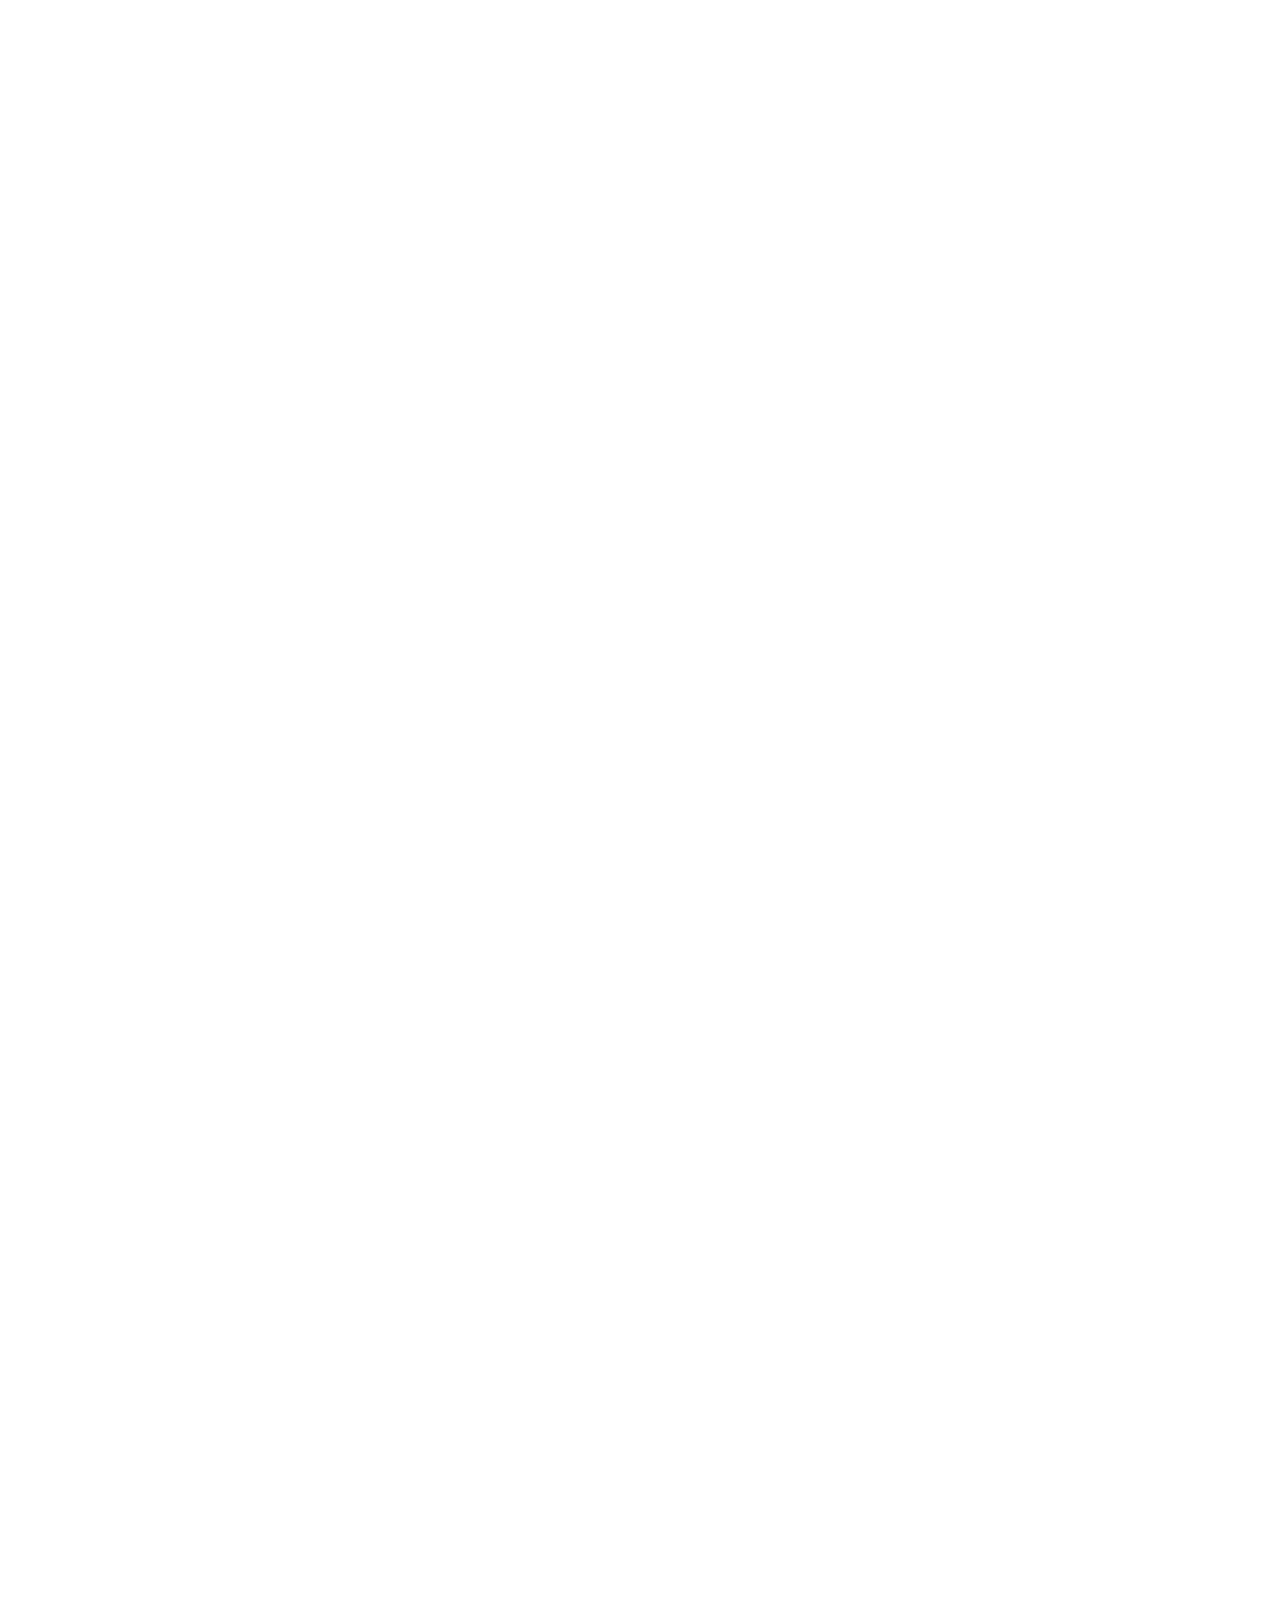
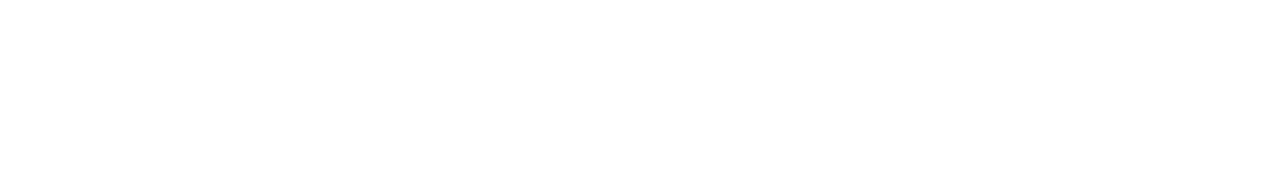
<file: service.html>
<!DOCTYPE html>
<html lang="fr">

<head>
    <meta charset="utf-8">
    <title>Plumberz - Modèle de Site Web de Plomberie Gratuit</title>
    <meta content="width=device-width, initial-scale=1.0" name="viewport">
    <meta content="" name="keywords">
    <meta content="" name="description">

    <!-- Favicon -->
    <link href="img/favicon.ico" rel="icon">

    <!-- Google Web Fonts -->
    <link rel="preconnect" href="https://fonts.googleapis.com">
    <link rel="preconnect" href="https://fonts.gstatic.com" crossorigin>
    <link href="https://fonts.googleapis.com/css2?family=Inter:wght@400;600&family=Roboto:wght@500;700&display=swap" rel="stylesheet">

    <!-- Icon Font Stylesheet -->
    <link href="https://cdnjs.cloudflare.com/ajax/libs/font-awesome/5.10.0/css/all.min.css" rel="stylesheet">
    <link href="https://cdn.jsdelivr.net/npm/bootstrap-icons@1.4.1/font/bootstrap-icons.css" rel="stylesheet">

    <!-- Libraries Stylesheet -->
    <link href="lib/animate/animate.min.css" rel="stylesheet">
    <link href="lib/owlcarousel/assets/owl.carousel.min.css" rel="stylesheet">
    <link href="lib/tempusdominus/css/tempusdominus-bootstrap-4.min.css" rel="stylesheet" />

    <!-- Customized Bootstrap Stylesheet -->
    <link href="css/bootstrap.min.css" rel="stylesheet">

    <!-- Template Stylesheet -->
    <link href="css/style.css" rel="stylesheet">
</head>

<body>

        <div style="background:#204D6C;color:white;text-align:center;padding:6px 0;font-size:14px;">
                Démonstration du pack <strong>Take a Site – Offre Pro</strong>
              </div>

    <!-- Spinner Start -->
    <div id="spinner" class="show bg-white position-fixed translate-middle w-100 vh-100 top-50 start-50 d-flex align-items-center justify-content-center">
        <div class="spinner-border text-primary" style="width: 3rem; height: 3rem;" role="status">
            <span class="sr-only">Chargement...</span>
        </div>
    </div>
    <!-- Spinner End -->


    <!-- Topbar Start -->
    <div class="container-fluid bg-light d-none d-lg-block">
        <div class="row align-items-center top-bar">
            <div class="col-lg-3 col-md-12 text-center text-lg-start">
                <a href="" class="navbar-brand m-0 p-0">
                    <h1 class="text-primary m-0">Votre plombier</h1>
                </a>
            </div>
            <div class="col-lg-9 col-md-12 text-end">
                <div class="h-100 d-inline-flex align-items-center me-4">
                    <i class="fa fa-map-marker-alt text-primary me-2"></i>
                    <p class="m-0">123 Rue, Paris, France</p>
                </div>
                <div class="h-100 d-inline-flex align-items-center me-4">
                    <i class="far fa-envelope-open text-primary me-2"></i>
                    <p class="m-0">contact@exemple.fr</p>
                </div>
                <div class="h-100 d-inline-flex align-items-center">
                    <a class="btn btn-sm-square bg-white text-primary me-1" href=""><i class="fab fa-facebook-f"></i></a>
                    <a class="btn btn-sm-square bg-white text-primary me-1" href=""><i class="fab fa-twitter"></i></a>
                    <a class="btn btn-sm-square bg-white text-primary me-1" href=""><i class="fab fa-linkedin-in"></i></a>
                    <a class="btn btn-sm-square bg-white text-primary me-0" href=""><i class="fab fa-instagram"></i></a>
                </div>
            </div>
        </div>
    </div>
    <!-- Topbar End -->


    <!-- Navbar Start -->
    <div class="container-fluid nav-bar bg-light">
        <nav class="navbar navbar-expand-lg navbar-light bg-white p-3 py-lg-0 px-lg-4">
            <a href="" class="navbar-brand d-flex align-items-center m-0 p-0 d-lg-none">
                <h1 class="text-primary m-0">Plumberz</h1>
            </a>
            <button class="navbar-toggler" type="button" data-bs-toggle="collapse" data-bs-target="#navbarCollapse">
                <span class="fa fa-bars"></span>
            </button>
            <div class="collapse navbar-collapse" id="navbarCollapse">
                <div class="navbar-nav me-auto">
                    <a href="index.html" class="nav-item nav-link">Accueil</a>
                    <a href="about.html" class="nav-item nav-link">À Propos</a>
                    <a href="service.html" class="nav-item nav-link active">Services</a>
                    <div class="nav-item dropdown">
                        <a href="#" class="nav-link dropdown-toggle" data-bs-toggle="dropdown">Pages</a>
                        <div class="dropdown-menu fade-up m-0">
                            <a href="booking.html" class="dropdown-item">Réservation</a>
                            <a href="team.html" class="dropdown-item">Techniciens</a>
                            <a href="testimonial.html" class="dropdown-item">Témoignages</a>
                            <a href="404.html" class="dropdown-item">Page 404</a>
                        </div>
                    </div>
                    <a href="contact.html" class="nav-item nav-link">Contact</a>
                </div>
                <div class="mt-4 mt-lg-0 me-lg-n4 py-3 px-4 bg-primary d-flex align-items-center">
                    <div class="d-flex flex-shrink-0 align-items-center justify-content-center bg-white" style="width: 45px; height: 45px;">
                        <i class="fa fa-phone-alt text-primary"></i>
                    </div>
                    <div class="ms-3">
                        <p class="mb-1 text-white">Urgence 24/7</p>
                        <h5 class="m-0 text-secondary">+33 1 23 45 67 89</h5>
                    </div>
                </div>
            </div>
        </nav>
    </div>
    <!-- Navbar End -->


    <!-- Page Header Start -->
    <div class="container-fluid page-header mb-5 py-5">
        <div class="container">
            <h1 class="display-3 text-white mb-3 animated slideInDown">Services</h1>
            <nav aria-label="breadcrumb animated slideInDown">
                <ol class="breadcrumb text-uppercase">
                    <li class="breadcrumb-item"><a class="text-white" href="#">Accueil</a></li>
                    <li class="breadcrumb-item"><a class="text-white" href="#">Pages</a></li>
                    <li class="breadcrumb-item text-white active" aria-current="page">Services</li>
                </ol>
            </nav>
        </div>
    </div>
    <!-- Page Header End -->


    <!-- Service Start -->
    <div class="container-fluid py-5 px-4 px-lg-0">
        <div class="row g-0">
            <div class="col-lg-3 d-none d-lg-flex">
                <div class="d-flex align-items-center justify-content-center bg-primary w-100 h-100">
                    <h1 class="display-3 text-white m-0" style="transform: rotate(-90deg);">30 Ans d'Expérience</h1>
                </div>
            </div>
            <div class="col-md-12 col-lg-9">
                <div class="ms-lg-5 ps-lg-5">
                    <div class="text-center text-lg-start wow fadeInUp" data-wow-delay="0.1s">
                        <h6 class="text-secondary text-uppercase">Nos Services</h6>
                        <h1 class="mb-5">Découvrez Nos Services</h1>
                    </div>
                    <div class="owl-carousel service-carousel position-relative wow fadeInUp" data-wow-delay="0.1s">
                        <div class="bg-light p-4">
                            <div class="d-flex align-items-center justify-content-center border border-5 border-white mb-4" style="width: 75px; height: 75px;">
                                <i class="fa fa-water fa-2x text-primary"></i>
                            </div>
                            <h4 class="mb-3">Réparation de Canalisations</h4>
                            <p>Intervention rapide et efficace pour tous vos problèmes de canalisations bouchées ou endommagées.</p>
                            <p class="text-primary fw-medium"><i class="fa fa-check text-success me-2"></i>Service de Qualité</p>
                            <p class="text-primary fw-medium"><i class="fa fa-check text-success me-2"></i>Satisfaction Client</p>
                            <p class="text-primary fw-medium"><i class="fa fa-check text-success me-2"></i>Support 24/7</p>
                            <a href="" class="btn bg-white text-primary w-100 mt-2">En Savoir Plus<i class="fa fa-arrow-right text-secondary ms-2"></i></a>
                        </div>
                        <div class="bg-light p-4">
                            <div class="d-flex align-items-center justify-content-center border border-5 border-white mb-4" style="width: 75px; height: 75px;">
                                <i class="fa fa-toilet fa-2x text-primary"></i>
                            </div>
                            <h4 class="mb-3">Réparation de Toilettes</h4>
                            <p>Réparation et installation de tous types de toilettes avec garantie de satisfaction.</p>
                            <p class="text-primary fw-medium"><i class="fa fa-check text-success me-2"></i>Service de Qualité</p>
                            <p class="text-primary fw-medium"><i class="fa fa-check text-success me-2"></i>Satisfaction Client</p>
                            <p class="text-primary fw-medium"><i class="fa fa-check text-success me-2"></i>Support 24/7</p>
                            <a href="" class="btn bg-white text-primary w-100 mt-2">En Savoir Plus<i class="fa fa-arrow-right text-secondary ms-2"></i></a>
                        </div>
                        <div class="bg-light p-4">
                            <div class="d-flex align-items-center justify-content-center border border-5 border-white mb-4" style="width: 75px; height: 75px;">
                                <i class="fa fa-shower fa-2x text-primary"></i>
                            </div>
                            <h4 class="mb-3">Réparation d'Égouts</h4>
                            <p>Solutions professionnelles pour tous vos problèmes d'égouts et d'évacuation d'eau.</p>
                            <p class="text-primary fw-medium"><i class="fa fa-check text-success me-2"></i>Service de Qualité</p>
                            <p class="text-primary fw-medium"><i class="fa fa-check text-success me-2"></i>Satisfaction Client</p>
                            <p class="text-primary fw-medium"><i class="fa fa-check text-success me-2"></i>Support 24/7</p>
                            <a href="" class="btn bg-white text-primary w-100 mt-2">En Savoir Plus<i class="fa fa-arrow-right text-secondary ms-2"></i></a>
                        </div>
                        <div class="bg-light p-4">
                            <div class="d-flex align-items-center justify-content-center border border-5 border-white mb-4" style="width: 75px; height: 75px;">
                                <i class="fa fa-tint fa-2x text-primary"></i>
                            </div>
                            <h4 class="mb-3">Réparation de Chauffe-Eau</h4>
                            <p>Installation, entretien et réparation de tous types de chauffe-eau électriques et à gaz.</p>
                            <p class="text-primary fw-medium"><i class="fa fa-check text-success me-2"></i>Service de Qualité</p>
                            <p class="text-primary fw-medium"><i class="fa fa-check text-success me-2"></i>Satisfaction Client</p>
                            <p class="text-primary fw-medium"><i class="fa fa-check text-success me-2"></i>Support 24/7</p>
                            <a href="" class="btn bg-white text-primary w-100 mt-2">En Savoir Plus<i class="fa fa-arrow-right text-secondary ms-2"></i></a>
                        </div>
                    </div>
                </div>
            </div>
        </div>
    </div>
    <!-- Service End -->


    <!-- Booking Start -->
    <div class="container-fluid my-5 px-0">
        <div class="video wow fadeInUp" data-wow-delay="0.1s">
            <button type="button" class="btn-play" data-bs-toggle="modal" data-src="https://www.youtube.com/embed/DWRcNpR6Kdc" data-bs-target="#videoModal">
                <span></span>
            </button>

            <div class="modal fade" id="videoModal" tabindex="-1" aria-labelledby="exampleModalLabel" aria-hidden="true">
                <div class="modal-dialog">
                    <div class="modal-content rounded-0">
                        <div class="modal-header">
                            <h5 class="modal-title" id="exampleModalLabel">Vidéo Youtube</h5>
                            <button type="button" class="btn-close" data-bs-dismiss="modal" aria-label="Fermer"></button>
                        </div>
                        <div class="modal-body">
                            <!-- 16:9 aspect ratio -->
                            <div class="ratio ratio-16x9">
                                <iframe class="embed-responsive-item" src="" id="video" allowfullscreen allowscriptaccess="always"
                                    allow="autoplay"></iframe>
                            </div>
                        </div>
                    </div>
                </div>
            </div>

            <h1 class="text-white mb-4">Service de Plomberie d'Urgence</h1>
            <h3 class="text-white mb-0">24 Heures sur 24, 7 Jours sur 7</h3>
        </div>
        <div class="container position-relative wow fadeInUp" data-wow-delay="0.1s" style="margin-top: -6rem;">
            <div class="row justify-content-center">
                <div class="col-lg-8">
                    <div class="bg-light text-center p-5">
                        <h1 class="mb-4">Réserver un Service</h1>
                        <form>
                            <div class="row g-3">
                                <div class="col-12 col-sm-6">
                                    <input type="text" class="form-control border-0" placeholder="Votre Nom" style="height: 55px;">
                                </div>
                                <div class="col-12 col-sm-6">
                                    <input type="email" class="form-control border-0" placeholder="Votre Email" style="height: 55px;">
                                </div>
                                <div class="col-12 col-sm-6">
                                    <select class="form-select border-0" style="height: 55px;">
                                        <option selected>Sélectionner un Service</option>
                                        <option value="1">Plomberie Résidentielle</option>
                                        <option value="2">Plomberie Commerciale</option>
                                        <option value="3">Service d'Urgence</option>
                                    </select>
                                </div>
                                <div class="col-12 col-sm-6">
                                    <div class="date" id="date1" data-target-input="nearest">
                                        <input type="text"
                                            class="form-control border-0 datetimepicker-input"
                                            placeholder="Date du Service" data-target="#date1" data-toggle="datetimepicker" style="height: 55px;">
                                    </div>
                                </div>
                                <div class="col-12">
                                    <textarea class="form-control border-0" placeholder="Demande Spéciale"></textarea>
                                </div>
                                <div class="col-12">
                                    <button class="btn btn-primary w-100 py-3" type="submit">Réserver Maintenant</button>
                                </div>
                            </div>
                        </form>
                    </div>
                </div>
            </div>
        </div>
    </div>
    <!-- Booking End -->


    <!-- Testimonial Start -->
    <div class="container-xxl py-5 wow fadeInUp" data-wow-delay="0.1s">
        <div class="container">
            <div class="text-center">
                <h6 class="text-secondary text-uppercase">Témoignages</h6>
                <h1 class="mb-5">Ce Que Disent Nos Clients !</h1>
            </div>
            <div class="owl-carousel testimonial-carousel position-relative wow fadeInUp" data-wow-delay="0.1s">
                <div class="testimonial-item text-center">
                    <div class="testimonial-text bg-light text-center p-4 mb-4">
                        <p class="mb-0">Service excellent et rapide ! L'équipe est très professionnelle et a résolu mon problème de plomberie en un rien de temps. Je recommande vivement leurs services.</p>
                    </div>
                    <img class="bg-light rounded-circle p-2 mx-auto mb-2" src="img/testimonial-1.jpg" style="width: 80px; height: 80px;">
                    <div class="mb-2">
                        <small class="fa fa-star text-secondary"></small>
                        <small class="fa fa-star text-secondary"></small>
                        <small class="fa fa-star text-secondary"></small>
                        <small class="fa fa-star text-secondary"></small>
                        <small class="fa fa-star text-secondary"></small>
                    </div>
                    <h5 class="mb-1">Nom du Client</h5>
                    <p class="m-0">Profession</p>
                </div>
                <div class="testimonial-item text-center">
                    <div class="testimonial-text bg-light text-center p-4 mb-4">
                        <p class="mb-0">Intervention d'urgence très efficace. Ils sont venus rapidement et ont réparé la fuite d'eau en moins d'une heure. Personnel compétent et prix raisonnables.</p>
                    </div>
                    <img class="bg-light rounded-circle p-2 mx-auto mb-2" src="img/testimonial-2.jpg" style="width: 80px; height: 80px;">
                    <div class="mb-2">
                        <small class="fa fa-star text-secondary"></small>
                        <small class="fa fa-star text-secondary"></small>
                        <small class="fa fa-star text-secondary"></small>
                        <small class="fa fa-star text-secondary"></small>
                        <small class="fa fa-star text-secondary"></small>
                    </div>
                    <h5 class="mb-1">Nom du Client</h5>
                    <p class="m-0">Profession</p>
                </div>
                <div class="testimonial-item text-center">
                    <div class="testimonial-text bg-light text-center p-4 mb-4">
                        <p class="mb-0">Travail impeccable ! Ils ont installé notre nouveau chauffe-eau avec soin et professionnalisme. Service après-vente au top. Merci beaucoup !</p>
                    </div>
                    <img class="bg-light rounded-circle p-2 mx-auto mb-2" src="img/testimonial-3.jpg" style="width: 80px; height: 80px;">
                    <div class="mb-2">
                        <small class="fa fa-star text-secondary"></small>
                        <small class="fa fa-star text-secondary"></small>
                        <small class="fa fa-star text-secondary"></small>
                        <small class="fa fa-star text-secondary"></small>
                        <small class="fa fa-star text-secondary"></small>
                    </div>
                    <h5 class="mb-1">Nom du Client</h5>
                    <p class="m-0">Profession</p>
                </div>
                <div class="testimonial-item text-center">
                    <div class="testimonial-text bg-light text-center p-4 mb-4">
                        <p class="mb-0">Une équipe formidable ! Ponctualité, expertise et gentillesse. Ils ont dépassé mes attentes. Je ferai appel à eux sans hésiter pour mes futurs besoins.</p>
                    </div>
                    <img class="bg-light rounded-circle p-2 mx-auto mb-2" src="img/testimonial-4.jpg" style="width: 80px; height: 80px;">
                    <div class="mb-2">
                        <small class="fa fa-star text-secondary"></small>
                        <small class="fa fa-star text-secondary"></small>
                        <small class="fa fa-star text-secondary"></small>
                        <small class="fa fa-star text-secondary"></small>
                        <small class="fa fa-star text-secondary"></small>
                    </div>
                    <h5 class="mb-1">Nom du Client</h5>
                    <p class="m-0">Profession</p>
                </div>
            </div>
        </div>
    </div>
    <!-- Testimonial End -->
        

    <!-- Footer Start -->
    <div class="container-fluid bg-dark text-light footer pt-5 mt-5 wow fadeIn" data-wow-delay="0.1s">
        <div class="container py-5">
            <div class="row g-5">
                <div class="col-lg-3 col-md-6">
                    <h4 class="text-light mb-4">Adresse</h4>
                    <p class="mb-2"><i class="fa fa-map-marker-alt me-3"></i>123 Rue, Paris, France</p>
                    <p class="mb-2"><i class="fa fa-phone-alt me-3"></i>+33 1 23 45 67 89</p>
                    <p class="mb-2"><i class="fa fa-envelope me-3"></i>contact@exemple.fr</p>
                    <div class="d-flex pt-2">
                        <a class="btn btn-outline-light btn-social" href=""><i class="fab fa-twitter"></i></a>
                        <a class="btn btn-outline-light btn-social" href=""><i class="fab fa-facebook-f"></i></a>
                        <a class="btn btn-outline-light btn-social" href=""><i class="fab fa-youtube"></i></a>
                        <a class="btn btn-outline-light btn-social" href=""><i class="fab fa-linkedin-in"></i></a>
                    </div>
                </div>
                <div class="col-lg-3 col-md-6">
                    <h4 class="text-light mb-4">Horaires d'Ouverture</h4>
                    <h6 class="text-light">Lundi - Vendredi :</h6>
                    <p class="mb-4">09h00 - 21h00</p>
                    <h6 class="text-light">Samedi - Dimanche :</h6>
                    <p class="mb-0">09h00 - 12h00</p>
                </div>
                <div class="col-lg-3 col-md-6">
                    <h4 class="text-light mb-4">Services</h4>
                    <a class="btn btn-link" href="">Nettoyage de Canalisations</a>
                    <a class="btn btn-link" href="">Réparation d'Égouts</a>
                    <a class="btn btn-link" href="">Chauffage de l'Eau</a>
                    <a class="btn btn-link" href="">Nettoyage de Toilettes</a>
                    <a class="btn btn-link" href="">Réparation de Tuyaux</a>
                </div>
                <div class="col-lg-3 col-md-6">
                    <h4 class="text-light mb-4">Newsletter</h4>
                    <p>Inscrivez-vous à notre newsletter pour recevoir nos dernières offres et actualités.</p>
                    <div class="position-relative mx-auto" style="max-width: 400px;">
                        <input class="form-control border-0 w-100 py-3 ps-4 pe-5" type="text" placeholder="Votre email">
                        <button type="button" class="btn btn-primary py-2 position-absolute top-0 end-0 mt-2 me-2">S'inscrire</button>
                    </div>
                </div>
            </div>
        </div>
        <div class="container">
            <div class="copyright">
                <div class="row">
                    <div class="col-md-6 text-center text-md-start mb-3 mb-md-0">
                        &copy; <a class="border-bottom" href="#">Votre Nom de Site</a>, Tous Droits Réservés.
                    </div>
                    <div class="col-md-6 text-center text-md-end">
                        Conçu par <a class="border-bottom" href="https://takeasite.fr">TAKE A SITE</a>
                    </div>
                </div>
            </div>
        </div>
    </div>
    <!-- Footer End -->


    <!-- Back to Top -->
    <a href="#" class="btn btn-lg btn-primary btn-lg-square rounded-0 back-to-top"><i class="bi bi-arrow-up"></i></a>


    <!-- JavaScript Libraries -->
    <script src="https://code.jquery.com/jquery-3.4.1.min.js"></script>
    <script src="https://cdn.jsdelivr.net/npm/bootstrap@5.0.0/dist/js/bootstrap.bundle.min.js"></script>
    <script src="lib/wow/wow.min.js"></script>
    <script src="lib/easing/easing.min.js"></script>
    <script src="lib/waypoints/waypoints.min.js"></script>
    <script src="lib/counterup/counterup.min.js"></script>
    <script src="lib/owlcarousel/owl.carousel.min.js"></script>
    <script src="lib/tempusdominus/js/moment.min.js"></script>
    <script src="lib/tempusdominus/js/moment-timezone.min.js"></script>
    <script src="lib/tempusdominus/js/tempusdominus-bootstrap-4.min.js"></script>

    <!-- Template Javascript -->
    <script src="js/main.js"></script>
</body>

</html>
</file>
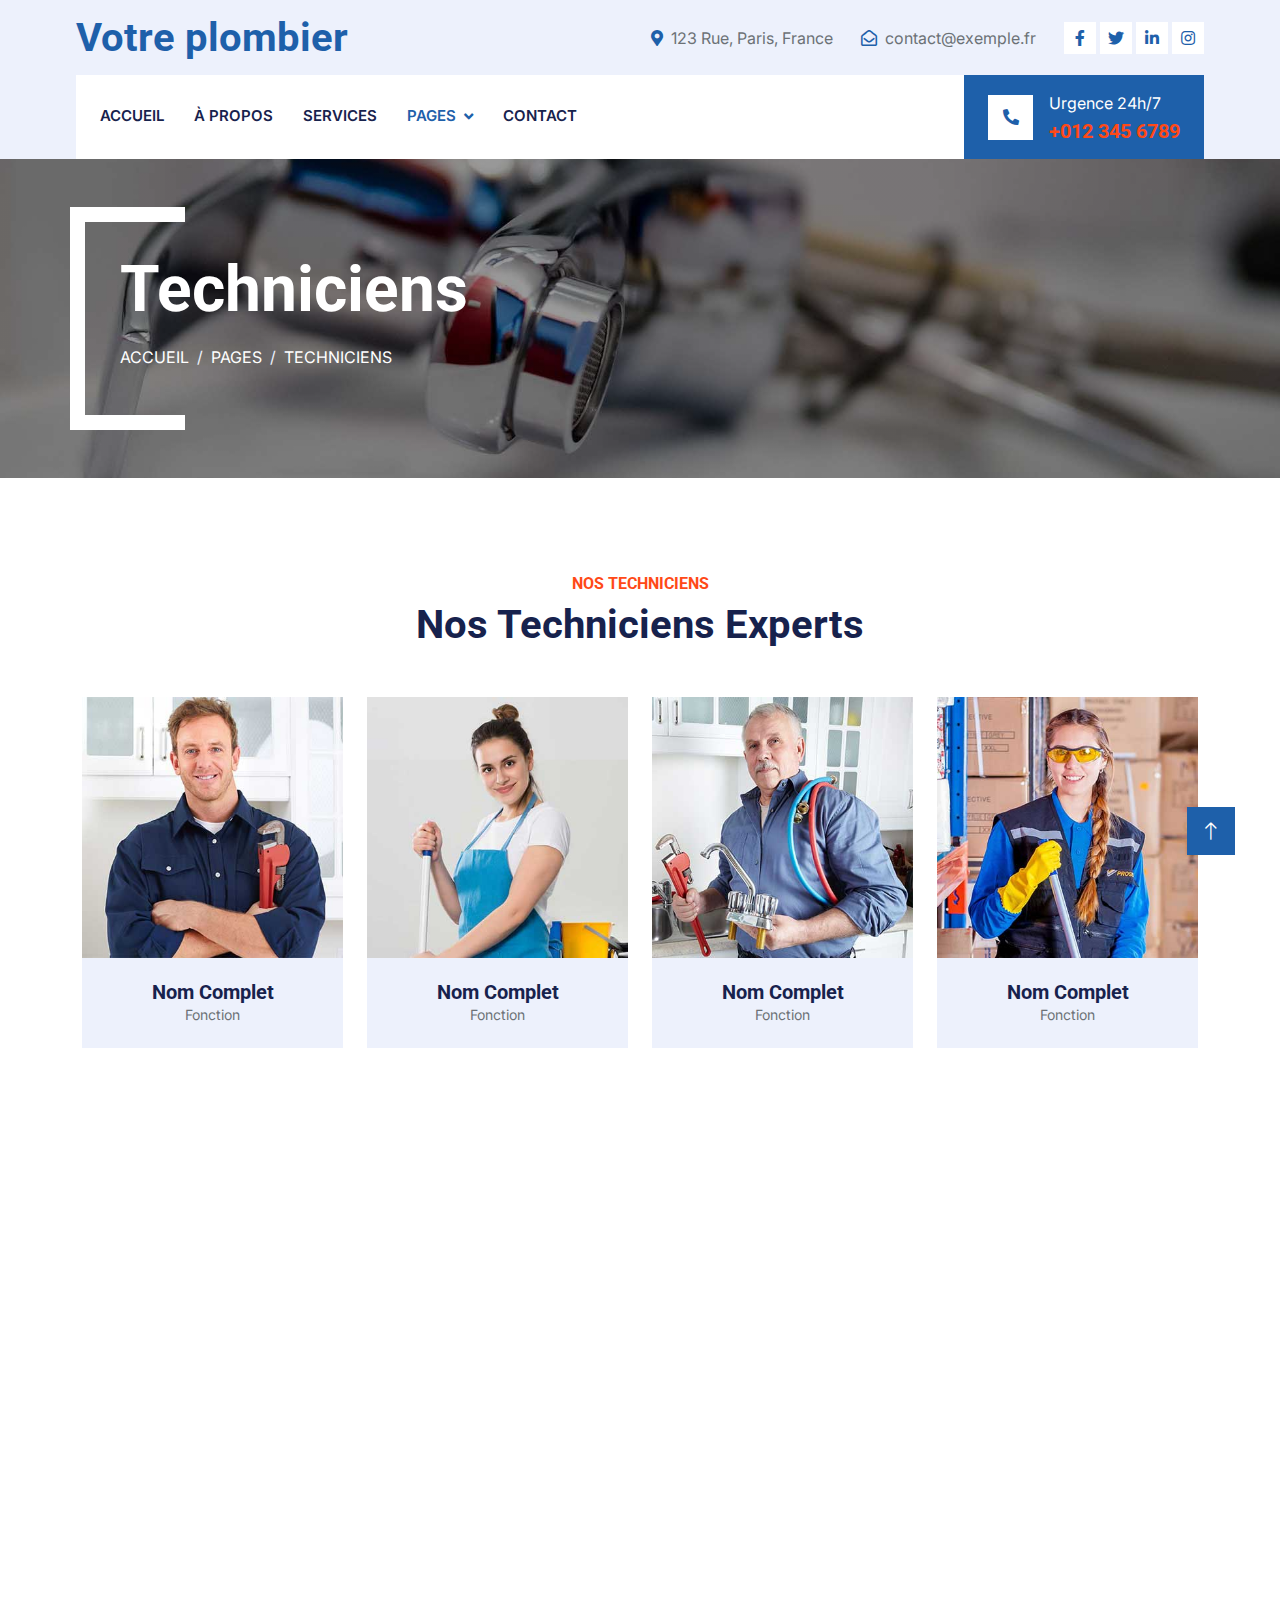
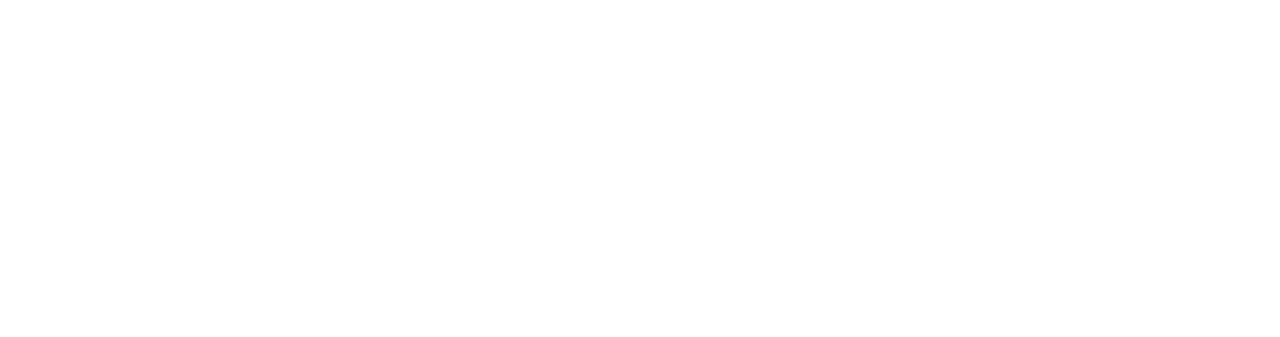
<file: team.html>
<!DOCTYPE html>
<html lang="fr">

<head>
    <meta charset="utf-8">
    <title>Plumberz - Modèle de site web de plomberie gratuit</title>
    <meta content="width=device-width, initial-scale=1.0" name="viewport">
    <meta content="" name="keywords">
    <meta content="" name="description">

    <!-- Favicon -->
    <link href="img/favicon.ico" rel="icon">

    <!-- Google Web Fonts -->
    <link rel="preconnect" href="https://fonts.googleapis.com">
    <link rel="preconnect" href="https://fonts.gstatic.com" crossorigin>
    <link href="https://fonts.googleapis.com/css2?family=Inter:wght@400;600&family=Roboto:wght@500;700&display=swap" rel="stylesheet">

    <!-- Icon Font Stylesheet -->
    <link href="https://cdnjs.cloudflare.com/ajax/libs/font-awesome/5.10.0/css/all.min.css" rel="stylesheet">
    <link href="https://cdn.jsdelivr.net/npm/bootstrap-icons@1.4.1/font/bootstrap-icons.css" rel="stylesheet">

    <!-- Libraries Stylesheet -->
    <link href="lib/animate/animate.min.css" rel="stylesheet">
    <link href="lib/owlcarousel/assets/owl.carousel.min.css" rel="stylesheet">
    <link href="lib/tempusdominus/css/tempusdominus-bootstrap-4.min.css" rel="stylesheet" />

    <!-- Customized Bootstrap Stylesheet -->
    <link href="css/bootstrap.min.css" rel="stylesheet">

    <!-- Template Stylesheet -->
    <link href="css/style.css" rel="stylesheet">
</head>

<body>
    <!-- Spinner Start -->
    <div id="spinner" class="show bg-white position-fixed translate-middle w-100 vh-100 top-50 start-50 d-flex align-items-center justify-content-center">
        <div class="spinner-border text-primary" style="width: 3rem; height: 3rem;" role="status">
            <span class="sr-only">Chargement...</span>
        </div>
    </div>
    <!-- Spinner End -->


    <!-- Topbar Start -->
    <div class="container-fluid bg-light d-none d-lg-block">
        <div class="row align-items-center top-bar">
            <div class="col-lg-3 col-md-12 text-center text-lg-start">
                <a href="" class="navbar-brand m-0 p-0">
                    <h1 class="text-primary m-0">Votre plombier</h1>
                </a>
            </div>
            <div class="col-lg-9 col-md-12 text-end">
                <div class="h-100 d-inline-flex align-items-center me-4">
                    <i class="fa fa-map-marker-alt text-primary me-2"></i>
                    <p class="m-0">123 Rue, Paris, France</p>
                </div>
                <div class="h-100 d-inline-flex align-items-center me-4">
                    <i class="far fa-envelope-open text-primary me-2"></i>
                    <p class="m-0">contact@exemple.fr</p>
                </div>
                <div class="h-100 d-inline-flex align-items-center">
                    <a class="btn btn-sm-square bg-white text-primary me-1" href=""><i class="fab fa-facebook-f"></i></a>
                    <a class="btn btn-sm-square bg-white text-primary me-1" href=""><i class="fab fa-twitter"></i></a>
                    <a class="btn btn-sm-square bg-white text-primary me-1" href=""><i class="fab fa-linkedin-in"></i></a>
                    <a class="btn btn-sm-square bg-white text-primary me-0" href=""><i class="fab fa-instagram"></i></a>
                </div>
            </div>
        </div>
    </div>
    <!-- Topbar End -->


    <!-- Navbar Start -->
    <div class="container-fluid nav-bar bg-light">
        <nav class="navbar navbar-expand-lg navbar-light bg-white p-3 py-lg-0 px-lg-4">
            <a href="" class="navbar-brand d-flex align-items-center m-0 p-0 d-lg-none">
                <h1 class="text-primary m-0">Plumberz</h1>
            </a>
            <button class="navbar-toggler" type="button" data-bs-toggle="collapse" data-bs-target="#navbarCollapse">
                <span class="fa fa-bars"></span>
            </button>
            <div class="collapse navbar-collapse" id="navbarCollapse">
                <div class="navbar-nav me-auto">
                    <a href="index.html" class="nav-item nav-link">Accueil</a>
                    <a href="about.html" class="nav-item nav-link">À propos</a>
                    <a href="service.html" class="nav-item nav-link">Services</a>
                    <div class="nav-item dropdown">
                        <a href="#" class="nav-link dropdown-toggle active" data-bs-toggle="dropdown">Pages</a>
                        <div class="dropdown-menu fade-up m-0">
                            <a href="booking.html" class="dropdown-item">Réservation</a>
                            <a href="team.html" class="dropdown-item active">Techniciens</a>
                            <a href="testimonial.html" class="dropdown-item">Témoignages</a>
                            <a href="404.html" class="dropdown-item">Page 404</a>
                        </div>
                    </div>
                    <a href="contact.html" class="nav-item nav-link">Contact</a>
                </div>
                <div class="mt-4 mt-lg-0 me-lg-n4 py-3 px-4 bg-primary d-flex align-items-center">
                    <div class="d-flex flex-shrink-0 align-items-center justify-content-center bg-white" style="width: 45px; height: 45px;">
                        <i class="fa fa-phone-alt text-primary"></i>
                    </div>
                    <div class="ms-3">
                        <p class="mb-1 text-white">Urgence 24h/7</p>
                        <h5 class="m-0 text-secondary">+012 345 6789</h5>
                    </div>
                </div>
            </div>
        </nav>
    </div>
    <!-- Navbar End -->


    <!-- Page Header Start -->
    <div class="container-fluid page-header mb-5 py-5">
        <div class="container">
            <h1 class="display-3 text-white mb-3 animated slideInDown">Techniciens</h1>
            <nav aria-label="breadcrumb animated slideInDown">
                <ol class="breadcrumb text-uppercase">
                    <li class="breadcrumb-item"><a class="text-white" href="#">Accueil</a></li>
                    <li class="breadcrumb-item"><a class="text-white" href="#">Pages</a></li>
                    <li class="breadcrumb-item text-white active" aria-current="page">Techniciens</li>
                </ol>
            </nav>
        </div>
    </div>
    <!-- Page Header End -->


    <!-- Team Start -->
    <div class="container-xxl py-5">
        <div class="container">
            <div class="text-center wow fadeInUp" data-wow-delay="0.1s">
                <h6 class="text-secondary text-uppercase">Nos Techniciens</h6>
                <h1 class="mb-5">Nos Techniciens Experts</h1>
            </div>
            <div class="row g-4">
                <div class="col-lg-3 col-md-6 wow fadeInUp" data-wow-delay="0.1s">
                    <div class="team-item">
                        <div class="position-relative overflow-hidden">
                            <img class="img-fluid" src="img/team-1.jpg" alt="">
                        </div>
                        <div class="team-text">
                            <div class="bg-light">
                                <h5 class="fw-bold mb-0">Nom Complet</h5>
                                <small>Fonction</small>
                            </div>
                            <div class="bg-primary">
                                <a class="btn btn-square mx-1" href=""><i class="fab fa-facebook-f"></i></a>
                                <a class="btn btn-square mx-1" href=""><i class="fab fa-twitter"></i></a>
                                <a class="btn btn-square mx-1" href=""><i class="fab fa-instagram"></i></a>
                            </div>
                        </div>
                    </div>
                </div>
                <div class="col-lg-3 col-md-6 wow fadeInUp" data-wow-delay="0.3s">
                    <div class="team-item">
                        <div class="position-relative overflow-hidden">
                            <img class="img-fluid" src="img/team-2.jpg" alt="">
                        </div>
                        <div class="team-text">
                            <div class="bg-light">
                                <h5 class="fw-bold mb-0">Nom Complet</h5>
                                <small>Fonction</small>
                            </div>
                            <div class="bg-primary">
                                <a class="btn btn-square mx-1" href=""><i class="fab fa-facebook-f"></i></a>
                                <a class="btn btn-square mx-1" href=""><i class="fab fa-twitter"></i></a>
                                <a class="btn btn-square mx-1" href=""><i class="fab fa-instagram"></i></a>
                            </div>
                        </div>
                    </div>
                </div>
                <div class="col-lg-3 col-md-6 wow fadeInUp" data-wow-delay="0.5s">
                    <div class="team-item">
                        <div class="position-relative overflow-hidden">
                            <img class="img-fluid" src="img/team-3.jpg" alt="">
                        </div>
                        <div class="team-text">
                            <div class="bg-light">
                                <h5 class="fw-bold mb-0">Nom Complet</h5>
                                <small>Fonction</small>
                            </div>
                            <div class="bg-primary">
                                <a class="btn btn-square mx-1" href=""><i class="fab fa-facebook-f"></i></a>
                                <a class="btn btn-square mx-1" href=""><i class="fab fa-twitter"></i></a>
                                <a class="btn btn-square mx-1" href=""><i class="fab fa-instagram"></i></a>
                            </div>
                        </div>
                    </div>
                </div>
                <div class="col-lg-3 col-md-6 wow fadeInUp" data-wow-delay="0.7s">
                    <div class="team-item">
                        <div class="position-relative overflow-hidden">
                            <img class="img-fluid" src="img/team-4.jpg" alt="">
                        </div>
                        <div class="team-text">
                            <div class="bg-light">
                                <h5 class="fw-bold mb-0">Nom Complet</h5>
                                <small>Fonction</small>
                            </div>
                            <div class="bg-primary">
                                <a class="btn btn-square mx-1" href=""><i class="fab fa-facebook-f"></i></a>
                                <a class="btn btn-square mx-1" href=""><i class="fab fa-twitter"></i></a>
                                <a class="btn btn-square mx-1" href=""><i class="fab fa-instagram"></i></a>
                            </div>
                        </div>
                    </div>
                </div>
                <div class="col-lg-3 col-md-6 wow fadeInUp" data-wow-delay="0.1s">
                    <div class="team-item">
                        <div class="position-relative overflow-hidden">
                            <img class="img-fluid" src="img/team-2.jpg" alt="">
                        </div>
                        <div class="team-text">
                            <div class="bg-light">
                                <h5 class="fw-bold mb-0">Nom Complet</h5>
                                <small>Fonction</small>
                            </div>
                            <div class="bg-primary">
                                <a class="btn btn-square mx-1" href=""><i class="fab fa-facebook-f"></i></a>
                                <a class="btn btn-square mx-1" href=""><i class="fab fa-twitter"></i></a>
                                <a class="btn btn-square mx-1" href=""><i class="fab fa-instagram"></i></a>
                            </div>
                        </div>
                    </div>
                </div>
                <div class="col-lg-3 col-md-6 wow fadeInUp" data-wow-delay="0.3s">
                    <div class="team-item">
                        <div class="position-relative overflow-hidden">
                            <img class="img-fluid" src="img/team-3.jpg" alt="">
                        </div>
                        <div class="team-text">
                            <div class="bg-light">
                                <h5 class="fw-bold mb-0">Nom Complet</h5>
                                <small>Fonction</small>
                            </div>
                            <div class="bg-primary">
                                <a class="btn btn-square mx-1" href=""><i class="fab fa-facebook-f"></i></a>
                                <a class="btn btn-square mx-1" href=""><i class="fab fa-twitter"></i></a>
                                <a class="btn btn-square mx-1" href=""><i class="fab fa-instagram"></i></a>
                            </div>
                        </div>
                    </div>
                </div>
                <div class="col-lg-3 col-md-6 wow fadeInUp" data-wow-delay="0.5s">
                    <div class="team-item">
                        <div class="position-relative overflow-hidden">
                            <img class="img-fluid" src="img/team-4.jpg" alt="">
                        </div>
                        <div class="team-text">
                            <div class="bg-light">
                                <h5 class="fw-bold mb-0">Nom Complet</h5>
                                <small>Fonction</small>
                            </div>
                            <div class="bg-primary">
                                <a class="btn btn-square mx-1" href=""><i class="fab fa-facebook-f"></i></a>
                                <a class="btn btn-square mx-1" href=""><i class="fab fa-twitter"></i></a>
                                <a class="btn btn-square mx-1" href=""><i class="fab fa-instagram"></i></a>
                            </div>
                        </div>
                    </div>
                </div>
                <div class="col-lg-3 col-md-6 wow fadeInUp" data-wow-delay="0.7s">
                    <div class="team-item">
                        <div class="position-relative overflow-hidden">
                            <img class="img-fluid" src="img/team-1.jpg" alt="">
                        </div>
                        <div class="team-text">
                            <div class="bg-light">
                                <h5 class="fw-bold mb-0">Nom Complet</h5>
                                <small>Fonction</small>
                            </div>
                            <div class="bg-primary">
                                <a class="btn btn-square mx-1" href=""><i class="fab fa-facebook-f"></i></a>
                                <a class="btn btn-square mx-1" href=""><i class="fab fa-twitter"></i></a>
                                <a class="btn btn-square mx-1" href=""><i class="fab fa-instagram"></i></a>
                            </div>
                        </div>
                    </div>
                </div>
            </div>
        </div>
    </div>
    <!-- Team End -->
        

    <!-- Footer Start -->
    <div class="container-fluid bg-dark text-light footer pt-5 mt-5 wow fadeIn" data-wow-delay="0.1s">
        <div class="container py-5">
            <div class="row g-5">
                <div class="col-lg-3 col-md-6">
                    <h4 class="text-light mb-4">Adresse</h4>
                    <p class="mb-2"><i class="fa fa-map-marker-alt me-3"></i>123 Rue, New York, USA</p>
                    <p class="mb-2"><i class="fa fa-phone-alt me-3"></i>+012 345 67890</p>
                    <p class="mb-2"><i class="fa fa-envelope me-3"></i>info@example.com</p>
                    <div class="d-flex pt-2">
                        <a class="btn btn-outline-light btn-social" href=""><i class="fab fa-twitter"></i></a>
                        <a class="btn btn-outline-light btn-social" href=""><i class="fab fa-facebook-f"></i></a>
                        <a class="btn btn-outline-light btn-social" href=""><i class="fab fa-youtube"></i></a>
                        <a class="btn btn-outline-light btn-social" href=""><i class="fab fa-linkedin-in"></i></a>
                    </div>
                </div>
                <div class="col-lg-3 col-md-6">
                    <h4 class="text-light mb-4">Horaires d'ouverture</h4>
                    <h6 class="text-light">Lundi - Vendredi :</h6>
                    <p class="mb-4">09h00 - 21h00</p>
                    <h6 class="text-light">Samedi - Dimanche :</h6>
                    <p class="mb-0">09h00 - 12h00</p>
                </div>
                <div class="col-lg-3 col-md-6">
                    <h4 class="text-light mb-4">Services</h4>
                    <a class="btn btn-link" href="">Nettoyage de canalisations</a>
                    <a class="btn btn-link" href="">Égouts</a>
                    <a class="btn btn-link" href="">Chauffage de l'eau</a>
                    <a class="btn btn-link" href="">Nettoyage de toilettes</a>
                    <a class="btn btn-link" href="">Tuyau cassé</a>
                </div>
                <div class="col-lg-3 col-md-6">
                    <h4 class="text-light mb-4">Bulletin d'information</h4>
                    <p>Restez informé de nos dernières actualités et offres.</p>
                    <div class="position-relative mx-auto" style="max-width: 400px;">
                        <input class="form-control border-0 w-100 py-3 ps-4 pe-5" type="text" placeholder="Votre email">
                        <button type="button" class="btn btn-primary py-2 position-absolute top-0 end-0 mt-2 me-2">S'inscrire</button>
                    </div>
                </div>
            </div>
        </div>
        <div class="container">
            <div class="copyright">
                <div class="row">
                    <div class="col-md-6 text-center text-md-start mb-3 mb-md-0">
                        &copy; <a class="border-bottom" href="#">Nom de votre site</a>, Tous droits réservés.
                    </div>
                    <div class="col-md-6 text-center text-md-end">
                        <!--/*** This template is free as long as you keep the footer authorâ€™s credit link/attribution link/backlink. If you'd like to use the template without the footer authorâ€™s credit link/attribution link/backlink, you can purchase the Credit Removal License from "https://htmlcodex.com/credit-removal". Thank you for your support. ***/-->
                        Conçu par <a class="border-bottom" href="https://takeasite.fr">TAKE A SITE</a>
                    </div>
                </div>
            </div>
        </div>
    </div>
    <!-- Footer End -->


    <!-- Back to Top -->
    <a href="#" class="btn btn-lg btn-primary btn-lg-square rounded-0 back-to-top"><i class="bi bi-arrow-up"></i></a>


    <!-- JavaScript Libraries -->
    <script src="https://code.jquery.com/jquery-3.4.1.min.js"></script>
    <script src="https://cdn.jsdelivr.net/npm/bootstrap@5.0.0/dist/js/bootstrap.bundle.min.js"></script>
    <script src="lib/wow/wow.min.js"></script>
    <script src="lib/easing/easing.min.js"></script>
    <script src="lib/waypoints/waypoints.min.js"></script>
    <script src="lib/counterup/counterup.min.js"></script>
    <script src="lib/owlcarousel/owl.carousel.min.js"></script>
    <script src="lib/tempusdominus/js/moment.min.js"></script>
    <script src="lib/tempusdominus/js/moment-timezone.min.js"></script>
    <script src="lib/tempusdominus/js/tempusdominus-bootstrap-4.min.js"></script>

    <!-- Template Javascript -->
    <script src="js/main.js"></script>
</body>

</html>
</file>
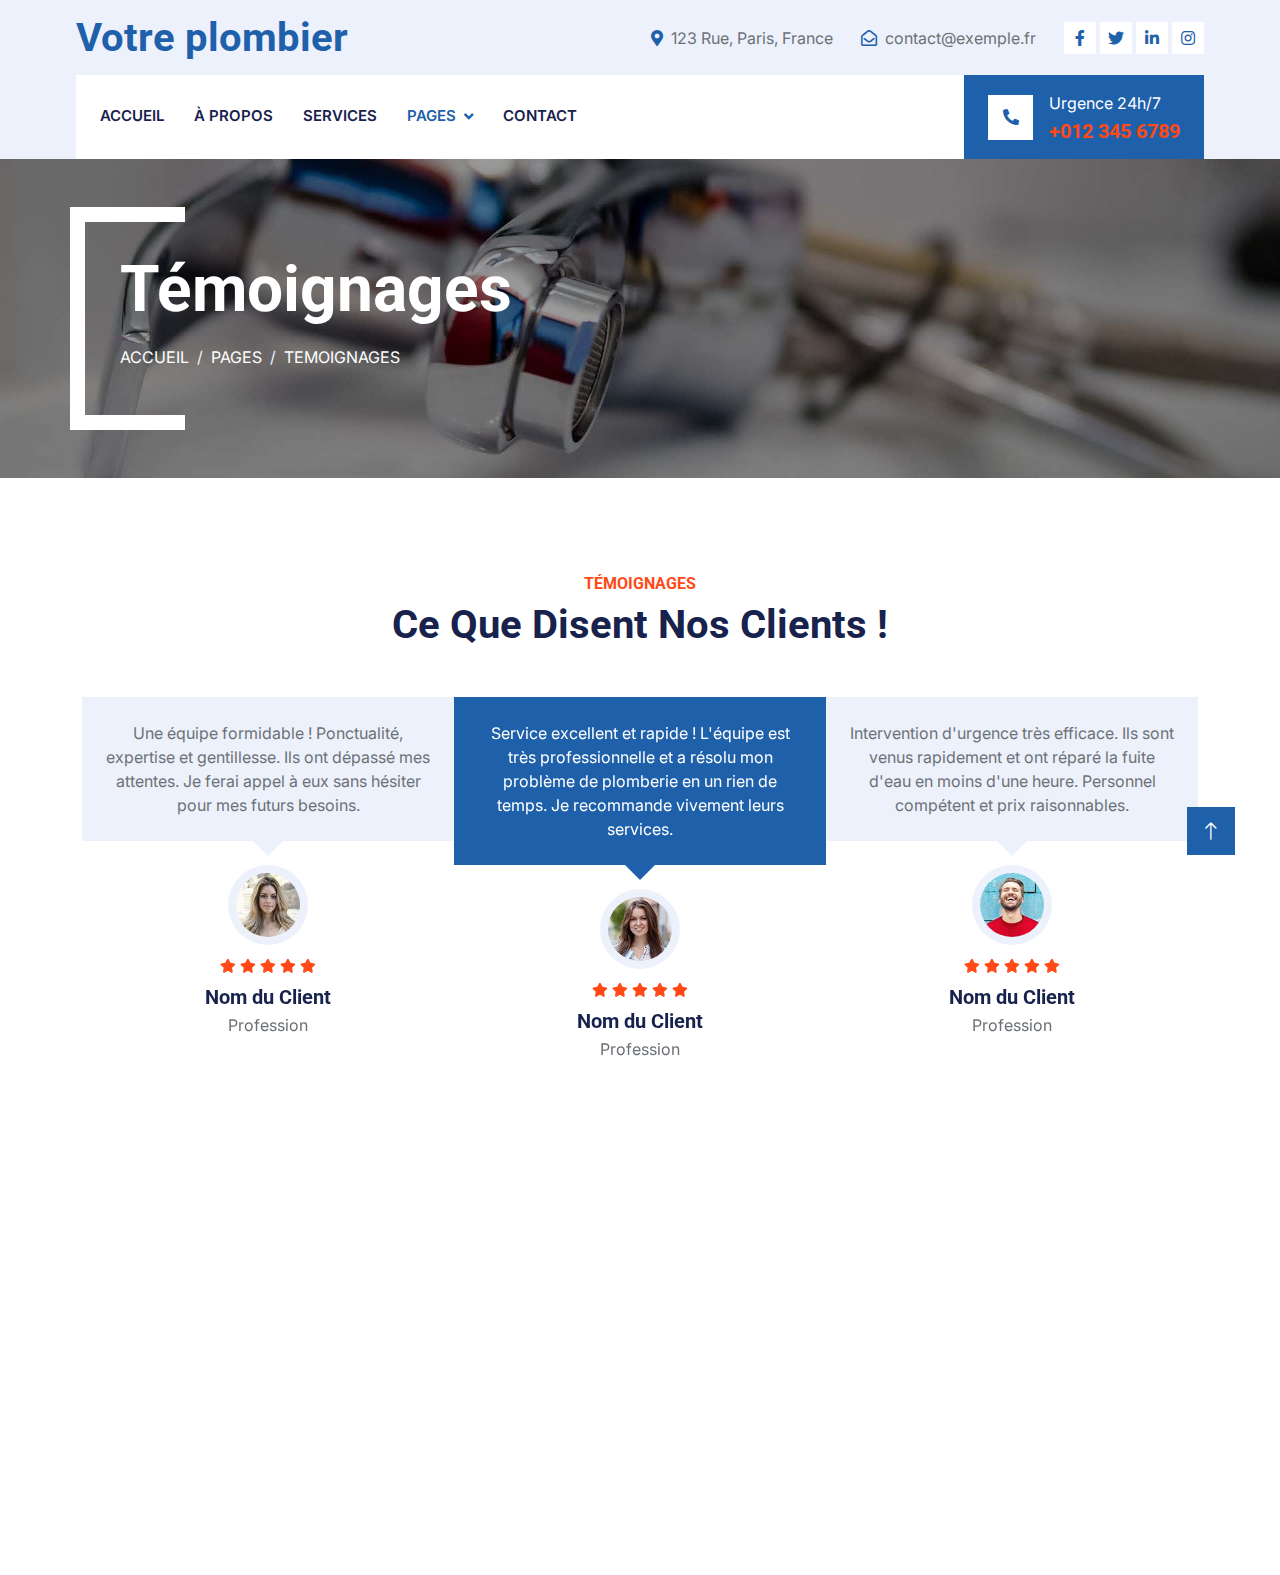
<file: testimonial.html>
<!DOCTYPE html>
<html lang="fr">

<head>
    <meta charset="utf-8">
    <title>Plumberz - Modèle de site web de plomberie gratuit</title>
    <meta content="width=device-width, initial-scale=1.0" name="viewport">
    <meta content="" name="keywords">
    <meta content="" name="description">

    <!-- Favicon -->
    <link href="img/favicon.ico" rel="icon">

    <!-- Google Web Fonts -->
    <link rel="preconnect" href="https://fonts.googleapis.com">
    <link rel="preconnect" href="https://fonts.gstatic.com" crossorigin>
    <link href="https://fonts.googleapis.com/css2?family=Inter:wght@400;600&family=Roboto:wght@500;700&display=swap" rel="stylesheet">

    <!-- Icon Font Stylesheet -->
    <link href="https://cdnjs.cloudflare.com/ajax/libs/font-awesome/5.10.0/css/all.min.css" rel="stylesheet">
    <link href="https://cdn.jsdelivr.net/npm/bootstrap-icons@1.4.1/font/bootstrap-icons.css" rel="stylesheet">

    <!-- Libraries Stylesheet -->
    <link href="lib/animate/animate.min.css" rel="stylesheet">
    <link href="lib/owlcarousel/assets/owl.carousel.min.css" rel="stylesheet">
    <link href="lib/tempusdominus/css/tempusdominus-bootstrap-4.min.css" rel="stylesheet" />

    <!-- Customized Bootstrap Stylesheet -->
    <link href="css/bootstrap.min.css" rel="stylesheet">

    <!-- Template Stylesheet -->
    <link href="css/style.css" rel="stylesheet">
</head>

<body>
    <!-- Spinner Start -->
    <div id="spinner" class="show bg-white position-fixed translate-middle w-100 vh-100 top-50 start-50 d-flex align-items-center justify-content-center">
        <div class="spinner-border text-primary" style="width: 3rem; height: 3rem;" role="status">
            <span class="sr-only">Chargement...</span>
        </div>
    </div>
    <!-- Spinner End -->


    <!-- Topbar Start -->
    <div class="container-fluid bg-light d-none d-lg-block">
        <div class="row align-items-center top-bar">
            <div class="col-lg-3 col-md-12 text-center text-lg-start">
                <a href="" class="navbar-brand m-0 p-0">
                    <h1 class="text-primary m-0">Votre plombier</h1>
                </a>
            </div>
            <div class="col-lg-9 col-md-12 text-end">
                <div class="h-100 d-inline-flex align-items-center me-4">
                    <i class="fa fa-map-marker-alt text-primary me-2"></i>
                    <p class="m-0">123 Rue, Paris, France</p>
                </div>
                <div class="h-100 d-inline-flex align-items-center me-4">
                    <i class="far fa-envelope-open text-primary me-2"></i>
                    <p class="m-0">contact@exemple.fr</p>
                </div>
                <div class="h-100 d-inline-flex align-items-center">
                    <a class="btn btn-sm-square bg-white text-primary me-1" href=""><i class="fab fa-facebook-f"></i></a>
                    <a class="btn btn-sm-square bg-white text-primary me-1" href=""><i class="fab fa-twitter"></i></a>
                    <a class="btn btn-sm-square bg-white text-primary me-1" href=""><i class="fab fa-linkedin-in"></i></a>
                    <a class="btn btn-sm-square bg-white text-primary me-0" href=""><i class="fab fa-instagram"></i></a>
                </div>
            </div>
        </div>
    </div>
    <!-- Topbar End -->


    <!-- Navbar Start -->
    <div class="container-fluid nav-bar bg-light">
        <nav class="navbar navbar-expand-lg navbar-light bg-white p-3 py-lg-0 px-lg-4">
            <a href="" class="navbar-brand d-flex align-items-center m-0 p-0 d-lg-none">
                <h1 class="text-primary m-0">Plumberz</h1>
            </a>
            <button class="navbar-toggler" type="button" data-bs-toggle="collapse" data-bs-target="#navbarCollapse">
                <span class="fa fa-bars"></span>
            </button>
            <div class="collapse navbar-collapse" id="navbarCollapse">
                <div class="navbar-nav me-auto">
                    <a href="index.html" class="nav-item nav-link">Accueil</a>
                    <a href="about.html" class="nav-item nav-link">À propos</a>
                    <a href="service.html" class="nav-item nav-link">Services</a>
                    <div class="nav-item dropdown">
                        <a href="#" class="nav-link dropdown-toggle active" data-bs-toggle="dropdown">Pages</a>
                        <div class="dropdown-menu fade-up m-0">
                            <a href="booking.html" class="dropdown-item">Réservation</a>
                            <a href="team.html" class="dropdown-item active">Techniciens</a>
                            <a href="testimonial.html" class="dropdown-item">Témoignages</a>
                            <a href="404.html" class="dropdown-item">Page 404</a>
                        </div>
                    </div>
                    <a href="contact.html" class="nav-item nav-link">Contact</a>
                </div>
                <div class="mt-4 mt-lg-0 me-lg-n4 py-3 px-4 bg-primary d-flex align-items-center">
                    <div class="d-flex flex-shrink-0 align-items-center justify-content-center bg-white" style="width: 45px; height: 45px;">
                        <i class="fa fa-phone-alt text-primary"></i>
                    </div>
                    <div class="ms-3">
                        <p class="mb-1 text-white">Urgence 24h/7</p>
                        <h5 class="m-0 text-secondary">+012 345 6789</h5>
                    </div>
                </div>
            </div>
        </nav>
    </div>
    <!-- Navbar End -->


    <!-- Page Header Start -->
    <div class="container-fluid page-header mb-5 py-5">
        <div class="container">
            <h1 class="display-3 text-white mb-3 animated slideInDown">Témoignages</h1>
            <nav aria-label="breadcrumb animated slideInDown">
                <ol class="breadcrumb text-uppercase">
                    <li class="breadcrumb-item"><a class="text-white" href="#">Accueil</a></li>
                    <li class="breadcrumb-item"><a class="text-white" href="#">Pages</a></li>
                    <li class="breadcrumb-item text-white active" aria-current="page">Temoignages</li>
                </ol>
            </nav>
        </div>
    </div>
    <!-- Page Header End -->


     <!-- Testimonial Start -->
     <div class="container-xxl py-5 wow fadeInUp" data-wow-delay="0.1s">
        <div class="container">
            <div class="text-center">
                <h6 class="text-secondary text-uppercase">Témoignages</h6>
                <h1 class="mb-5">Ce Que Disent Nos Clients !</h1>
            </div>
            <div class="owl-carousel testimonial-carousel position-relative wow fadeInUp" data-wow-delay="0.1s">
                <div class="testimonial-item text-center">
                    <div class="testimonial-text bg-light text-center p-4 mb-4">
                        <p class="mb-0">Service excellent et rapide ! L'équipe est très professionnelle et a résolu mon problème de plomberie en un rien de temps. Je recommande vivement leurs services.</p>
                    </div>
                    <img class="bg-light rounded-circle p-2 mx-auto mb-2" src="img/testimonial-1.jpg" style="width: 80px; height: 80px;">
                    <div class="mb-2">
                        <small class="fa fa-star text-secondary"></small>
                        <small class="fa fa-star text-secondary"></small>
                        <small class="fa fa-star text-secondary"></small>
                        <small class="fa fa-star text-secondary"></small>
                        <small class="fa fa-star text-secondary"></small>
                    </div>
                    <h5 class="mb-1">Nom du Client</h5>
                    <p class="m-0">Profession</p>
                </div>
                <div class="testimonial-item text-center">
                    <div class="testimonial-text bg-light text-center p-4 mb-4">
                        <p class="mb-0">Intervention d'urgence très efficace. Ils sont venus rapidement et ont réparé la fuite d'eau en moins d'une heure. Personnel compétent et prix raisonnables.</p>
                    </div>
                    <img class="bg-light rounded-circle p-2 mx-auto mb-2" src="img/testimonial-2.jpg" style="width: 80px; height: 80px;">
                    <div class="mb-2">
                        <small class="fa fa-star text-secondary"></small>
                        <small class="fa fa-star text-secondary"></small>
                        <small class="fa fa-star text-secondary"></small>
                        <small class="fa fa-star text-secondary"></small>
                        <small class="fa fa-star text-secondary"></small>
                    </div>
                    <h5 class="mb-1">Nom du Client</h5>
                    <p class="m-0">Profession</p>
                </div>
                <div class="testimonial-item text-center">
                    <div class="testimonial-text bg-light text-center p-4 mb-4">
                        <p class="mb-0">Travail impeccable ! Ils ont installé notre nouveau chauffe-eau avec soin et professionnalisme. Service après-vente au top. Merci beaucoup !</p>
                    </div>
                    <img class="bg-light rounded-circle p-2 mx-auto mb-2" src="img/testimonial-3.jpg" style="width: 80px; height: 80px;">
                    <div class="mb-2">
                        <small class="fa fa-star text-secondary"></small>
                        <small class="fa fa-star text-secondary"></small>
                        <small class="fa fa-star text-secondary"></small>
                        <small class="fa fa-star text-secondary"></small>
                        <small class="fa fa-star text-secondary"></small>
                    </div>
                    <h5 class="mb-1">Nom du Client</h5>
                    <p class="m-0">Profession</p>
                </div>
                <div class="testimonial-item text-center">
                    <div class="testimonial-text bg-light text-center p-4 mb-4">
                        <p class="mb-0">Une équipe formidable ! Ponctualité, expertise et gentillesse. Ils ont dépassé mes attentes. Je ferai appel à eux sans hésiter pour mes futurs besoins.</p>
                    </div>
                    <img class="bg-light rounded-circle p-2 mx-auto mb-2" src="img/testimonial-4.jpg" style="width: 80px; height: 80px;">
                    <div class="mb-2">
                        <small class="fa fa-star text-secondary"></small>
                        <small class="fa fa-star text-secondary"></small>
                        <small class="fa fa-star text-secondary"></small>
                        <small class="fa fa-star text-secondary"></small>
                        <small class="fa fa-star text-secondary"></small>
                    </div>
                    <h5 class="mb-1">Nom du Client</h5>
                    <p class="m-0">Profession</p>
                </div>
            </div>
        </div>
    </div>
    <!-- Testimonial End -->
        

   <!-- Footer Start -->
   <div class="container-fluid bg-dark text-light footer pt-5 mt-5 wow fadeIn" data-wow-delay="0.1s">
    <div class="container py-5">
        <div class="row g-5">
            <div class="col-lg-3 col-md-6">
                <h4 class="text-light mb-4">Adresse</h4>
                <p class="mb-2"><i class="fa fa-map-marker-alt me-3"></i>123 Rue, Paris, France</p>
                <p class="mb-2"><i class="fa fa-phone-alt me-3"></i>+33 1 23 45 67 89</p>
                <p class="mb-2"><i class="fa fa-envelope me-3"></i>contact@exemple.fr</p>
                <div class="d-flex pt-2">
                    <a class="btn btn-outline-light btn-social" href=""><i class="fab fa-twitter"></i></a>
                    <a class="btn btn-outline-light btn-social" href=""><i class="fab fa-facebook-f"></i></a>
                    <a class="btn btn-outline-light btn-social" href=""><i class="fab fa-youtube"></i></a>
                    <a class="btn btn-outline-light btn-social" href=""><i class="fab fa-linkedin-in"></i></a>
                </div>
            </div>
            <div class="col-lg-3 col-md-6">
                <h4 class="text-light mb-4">Horaires d'Ouverture</h4>
                <h6 class="text-light">Lundi - Vendredi :</h6>
                <p class="mb-4">09h00 - 21h00</p>
                <h6 class="text-light">Samedi - Dimanche :</h6>
                <p class="mb-0">09h00 - 12h00</p>
            </div>
            <div class="col-lg-3 col-md-6">
                <h4 class="text-light mb-4">Services</h4>
                <a class="btn btn-link" href="">Nettoyage de Canalisations</a>
                <a class="btn btn-link" href="">Réparation d'Égouts</a>
                <a class="btn btn-link" href="">Chauffage de l'Eau</a>
                <a class="btn btn-link" href="">Nettoyage de Toilettes</a>
                <a class="btn btn-link" href="">Réparation de Tuyaux</a>
            </div>
            <div class="col-lg-3 col-md-6">
                <h4 class="text-light mb-4">Newsletter</h4>
                <p>Inscrivez-vous à notre newsletter pour recevoir nos dernières offres et actualités.</p>
                <div class="position-relative mx-auto" style="max-width: 400px;">
                    <input class="form-control border-0 w-100 py-3 ps-4 pe-5" type="text" placeholder="Votre email">
                    <button type="button" class="btn btn-primary py-2 position-absolute top-0 end-0 mt-2 me-2">S'inscrire</button>
                </div>
            </div>
        </div>
    </div>
    <div class="container">
        <div class="copyright">
            <div class="row">
                <div class="col-md-6 text-center text-md-start mb-3 mb-md-0">
                    &copy; <a class="border-bottom" href="#">Votre Nom de Site</a>, Tous Droits Réservés.
                </div>
                <div class="col-md-6 text-center text-md-end">
                    Conçu par <a class="border-bottom" href="https://takeasite.fr">TAKE A SITE</a>
                </div>
            </div>
        </div>
    </div>
</div>
<!-- Footer End -->


    <!-- Back to Top -->
    <a href="#" class="btn btn-lg btn-primary btn-lg-square rounded-0 back-to-top"><i class="bi bi-arrow-up"></i></a>


    <!-- JavaScript Libraries -->
    <script src="https://code.jquery.com/jquery-3.4.1.min.js"></script>
    <script src="https://cdn.jsdelivr.net/npm/bootstrap@5.0.0/dist/js/bootstrap.bundle.min.js"></script>
    <script src="lib/wow/wow.min.js"></script>
    <script src="lib/easing/easing.min.js"></script>
    <script src="lib/waypoints/waypoints.min.js"></script>
    <script src="lib/counterup/counterup.min.js"></script>
    <script src="lib/owlcarousel/owl.carousel.min.js"></script>
    <script src="lib/tempusdominus/js/moment.min.js"></script>
    <script src="lib/tempusdominus/js/moment-timezone.min.js"></script>
    <script src="lib/tempusdominus/js/tempusdominus-bootstrap-4.min.js"></script>

    <!-- Template Javascript -->
    <script src="js/main.js"></script>
</body>

</html>
</file>
<file: css/style.css>
/********** Template CSS **********/
:root {
    --primary: #1E60AA;
    --secondary: #FF4917;
    --light: #EDF1FC;
    --dark: #17224D;
}

.fw-medium {
    font-weight: 600 !important;
}

.back-to-top {
    position: fixed;
    display: none;
    right: 45px;
    bottom: 45px;
    z-index: 99;
}


/*** Spinner ***/
#spinner {
    opacity: 0;
    visibility: hidden;
    transition: opacity .5s ease-out, visibility 0s linear .5s;
    z-index: 99999;
}

#spinner.show {
    transition: opacity .5s ease-out, visibility 0s linear 0s;
    visibility: visible;
    opacity: 1;
}


/*** Button ***/
.btn {
    font-weight: 600;
    transition: .5s;
}

.btn.btn-primary,
.btn.btn-secondary {
    color: #FFFFFF;
}

.btn-square {
    width: 38px;
    height: 38px;
}

.btn-sm-square {
    width: 32px;
    height: 32px;
}

.btn-lg-square {
    width: 48px;
    height: 48px;
}

.btn-square,
.btn-sm-square,
.btn-lg-square {
    padding: 0;
    display: flex;
    align-items: center;
    justify-content: center;
    font-weight: normal;
}


/*** Navbar ***/
.top-bar {
    height: 75px;
    padding: 0 4rem;
}

.nav-bar {
    position: relative;
    padding: 0 4.75rem;
    transition: .5s;
    z-index: 9999;
}

.nav-bar.sticky-top {
    position: sticky;
    padding: 0;
    z-index: 9999;
}

.navbar .dropdown-toggle::after {
    border: none;
    content: "\f107";
    font-family: "Font Awesome 5 Free";
    font-weight: 900;
    vertical-align: middle;
    margin-left: 8px;
}

.navbar-light .navbar-nav .nav-link {
    margin-right: 30px;
    padding: 25px 0;
    color: var(--dark);
    font-size: 15px;
    font-weight: 600;
    text-transform: uppercase;
    outline: none;
}

.navbar-light .navbar-nav .nav-link:hover,
.navbar-light .navbar-nav .nav-link.active {
    color: var(--primary);
}

@media (max-width: 991.98px) {
    .nav-bar {
        padding: 0;
    }

    .navbar-light .navbar-nav .nav-link  {
        margin-right: 0;
        padding: 10px 0;
    }

    .navbar-light .navbar-nav {
        margin-top: 1rem;
        padding-top: 1rem;
        border-top: 1px solid #EEEEEE;
    }
}

@media (min-width: 992px) {
    .navbar .nav-item .dropdown-menu {
        display: block;
        border: none;
        margin-top: 0;
        top: 150%;
        opacity: 0;
        visibility: hidden;
        transition: .5s;
    }

    .navbar .nav-item:hover .dropdown-menu {
        top: 100%;
        visibility: visible;
        transition: .5s;
        opacity: 1;
    }
}


/*** Header ***/
.header-carousel .container,
.page-header .container {
    position: relative;
    padding: 45px 0 45px 35px;
    border-left: 15px solid #FFFFFF;
}

.header-carousel .container::before,
.header-carousel .container::after,
.page-header .container::before,
.page-header .container::after {
    position: absolute;
    content: "";
    top: 0;
    left: 0;
    width: 100px;
    height: 15px;
    background: #FFFFFF;
}

.header-carousel .container::after,
.page-header .container::after {
    top: 100%;
    margin-top: -15px;
}

@media (max-width: 768px) {
    .header-carousel .owl-carousel-item {
        position: relative;
        min-height: 500px;
    }
    
    .header-carousel .owl-carousel-item img {
        position: absolute;
        width: 100%;
        height: 100%;
        object-fit: cover;
    }

    .header-carousel .owl-carousel-item h5,
    .header-carousel .owl-carousel-item p {
        font-size: 14px !important;
        font-weight: 400 !important;
    }

    .header-carousel .owl-carousel-item h1 {
        font-size: 30px;
        font-weight: 600;
    }
}

.header-carousel .owl-nav {
    position: absolute;
    top: 50%;
    right: 8%;
    transform: translateY(-50%);
    display: flex;
    flex-direction: column;
}

.header-carousel .owl-nav .owl-prev,
.header-carousel .owl-nav .owl-next {
    margin: 7px 0;
    width: 45px;
    height: 45px;
    display: flex;
    align-items: center;
    justify-content: center;
    color: #FFFFFF;
    background: transparent;
    border: 1px solid #FFFFFF;
    border-radius: 45px;
    font-size: 22px;
    transition: .5s;
}

.header-carousel .owl-nav .owl-prev:hover,
.header-carousel .owl-nav .owl-next:hover {
    background: var(--primary);
    border-color: var(--primary);
}

.page-header {
    background: linear-gradient(rgba(0, 0, 0, .4), rgba(0, 0, 0, .4)), url(../img/bg.jpg) center center no-repeat;
    background-size: cover;
}

.breadcrumb-item + .breadcrumb-item::before {
    color: var(--light);
}


/*** Facts ***/
.fact {
    background: linear-gradient(rgba(0, 0, 0, .4), rgba(0, 0, 0, .4)), url(../img/bg.jpg) center center no-repeat;
    background-size: cover;
}


/*** Service ***/
.service-item-top img {
    transition: .5s;
}

.service-item-top:hover img {
    transform: scale(1.1);
}

.service-carousel .owl-dots {
    margin-top: 24px;
    display: flex;
    align-items: flex-end;
    justify-content: center;
}

.service-carousel .owl-dot {
    position: relative;
    display: inline-block;
    margin: 0 5px;
    width: 15px;
    height: 15px;
    background: var(--primary);
    border: 5px solid var(--light);
    transition: .5s;
}

.service-carousel .owl-dot.active {
    background: var(--light);
    border-color: var(--primary);
}


/*** Booking ***/
.video {
    position: relative;
    padding: 8rem 0 12rem 0;
    background: linear-gradient(rgba(0, 0, 0, .4), rgba(0, 0, 0, .4)), url(../img/carousel-1.jpg) center center no-repeat;
    background-size: cover;
    display: flex;
    flex-direction: column;
    align-items: center;
    justify-content: center;
}

.video .btn-play {
    position: relative;
    box-sizing: content-box;
    display: block;
    width: 32px;
    height: 44px;
    border-radius: 50%;
    border: none;
    outline: none;
    padding: 18px 20px 18px 28px;
    margin-bottom: 4rem;
}

.video .btn-play:before {
    content: "";
    position: absolute;
    z-index: 0;
    left: 50%;
    top: 50%;
    transform: translateX(-50%) translateY(-50%);
    display: block;
    width: 100px;
    height: 100px;
    background: #FFFFFF;
    border-radius: 50%;
    animation: pulse-border 1500ms ease-out infinite;
}

.video .btn-play:after {
    content: "";
    position: absolute;
    z-index: 1;
    left: 50%;
    top: 50%;
    transform: translateX(-50%) translateY(-50%);
    display: block;
    width: 100px;
    height: 100px;
    background: #FFFFFF;
    border-radius: 50%;
    transition: all 200ms;
}

.video .btn-play img {
    position: relative;
    z-index: 3;
    max-width: 100%;
    width: auto;
    height: auto;
}

.video .btn-play span {
    display: block;
    position: relative;
    z-index: 3;
    width: 0;
    height: 0;
    border-left: 32px solid var(--primary);
    border-top: 22px solid transparent;
    border-bottom: 22px solid transparent;
}

@keyframes pulse-border {
    0% {
        transform: translateX(-50%) translateY(-50%) translateZ(0) scale(1);
        opacity: 1;
    }

    100% {
        transform: translateX(-50%) translateY(-50%) translateZ(0) scale(1.5);
        opacity: 0;
    }
}

#videoModal {
    z-index: 99999;
}

#videoModal .modal-dialog {
    position: relative;
    max-width: 800px;
    margin: 60px auto 0 auto;
}

#videoModal .modal-body {
    position: relative;
    padding: 0px;
}

#videoModal .close {
    position: absolute;
    width: 30px;
    height: 30px;
    right: 0px;
    top: -30px;
    z-index: 999;
    font-size: 30px;
    font-weight: normal;
    color: #FFFFFF;
    background: #000000;
    opacity: 1;
}

.bootstrap-datetimepicker-widget.bottom {
    top: auto !important;
}

.bootstrap-datetimepicker-widget .table * {
    border-bottom-width: 0px;
}

.bootstrap-datetimepicker-widget .table th {
    font-weight: 500;
}

.bootstrap-datetimepicker-widget.dropdown-menu {
    padding: 10px;
    border-radius: 2px;
}

.bootstrap-datetimepicker-widget table td.active,
.bootstrap-datetimepicker-widget table td.active:hover {
    background: var(--primary);
}

.bootstrap-datetimepicker-widget table td.today::before {
    border-bottom-color: var(--primary);
}


/*** Team ***/
.team-item img {
    transition: .5s;
}

.team-item:hover img {
    transform: scale(1.1);
}

.team-item .team-text {
    height: 90px;
    overflow: hidden;
}

.team-item .team-text .bg-light,
.team-item .team-text .bg-primary {
    position: relative;
    height: 90px;
    display: flex;
    align-items: center;
    justify-content: center;
    flex-direction: column;
    transition: .5s;
}

.team-item .team-text .bg-primary {
    flex-direction: row;
}

.team-item:hover .team-text .bg-light {
    margin-top: -90px;
}

.team-item .team-text .bg-primary .btn {
    color: var(--primary);
    background: #FFFFFF;
}

.team-item .team-text .bg-primary .btn:hover {
    color: #FFFFFF;
    background: var(--secondary)
}


/*** Testimonial ***/
.testimonial-carousel .owl-item .testimonial-text,
.testimonial-carousel .owl-item.center .testimonial-text * {
    position: relative;
    transition: .5s;
}

.testimonial-carousel .owl-item.center .testimonial-text {
    background: var(--primary) !important;
}

.testimonial-carousel .owl-item.center .testimonial-text * {
    color: #FFFFFF !important;
}

.testimonial-carousel .owl-item .testimonial-text::after {
    position: absolute;
    content: "";
    width: 0;
    height: 0;
    left: 50%;
    bottom: -30px;
    transform: translateX(-50%);
    border: 15px solid;
    border-color: var(--light) transparent transparent transparent;
    transition: .5s;

}

.testimonial-carousel .owl-item.center .testimonial-text::after {
    border-color: var(--primary) transparent transparent transparent;
}

.testimonial-carousel .owl-nav {
    position: absolute;
    width: 350px;
    bottom: 100px;
    left: 50%;
    transform: translateX(-50%);
    display: flex;
    justify-content: space-between;
    opacity: 0;
    transition: .5s;
    z-index: 1;
}

.testimonial-carousel:hover .owl-nav {
    width: 300px;
    opacity: 1;
}

.testimonial-carousel .owl-nav .owl-prev,
.testimonial-carousel .owl-nav .owl-next {
    font-size: 30px;
    color: var(--primary);
}

.testimonial-carousel .owl-nav .owl-prev:hover,
.testimonial-carousel .owl-nav .owl-next:hover {
    color: var(--dark);
}


/*** Footer ***/
.footer .btn.btn-social {
    margin-right: 5px;
    width: 35px;
    height: 35px;
    display: flex;
    align-items: center;
    justify-content: center;
    color: var(--light);
    border: 1px solid #FFFFFF;
    border-radius: 35px;
    transition: .3s;
}

.footer .btn.btn-social:hover {
    color: var(--primary);
}

.footer .btn.btn-link {
    display: block;
    margin-bottom: 5px;
    padding: 0;
    text-align: left;
    color: #FFFFFF;
    font-size: 15px;
    font-weight: normal;
    text-transform: capitalize;
    transition: .3s;
}

.footer .btn.btn-link::before {
    position: relative;
    content: "\f105";
    font-family: "Font Awesome 5 Free";
    font-weight: 900;
    margin-right: 10px;
}

.footer .btn.btn-link:hover {
    letter-spacing: 1px;
    box-shadow: none;
}

.footer .copyright {
    padding: 25px 0;
    font-size: 15px;
    border-top: 1px solid rgba(256, 256, 256, .1);
}

.footer .copyright a {
    color: var(--light);
}
</file>
<file: css/theme-neutral.css>
/* Theme neutre “Pro / Artisans” */
:root{
    --primary: #2F4F6B;    /* bleu-gris pro */
    --secondary: #6BC6A1;  /* accent mint discret */
    --light: #F5F7FA;
    --dark: #1B2430;
  }
  
  /* Police déjà chargée Inter/Roboto par index.html */
  body{ color: var(--dark); background: #fff; }
  
  /* Boutons */
  .btn.btn-primary{ background: var(--primary); border-color: var(--primary); }
  .btn.btn-primary:hover{ background:#21394e; border-color:#21394e; }
  .btn.btn-secondary{ background: var(--secondary); border-color: var(--secondary); color:#0f1b24; }
  .btn.btn-secondary:hover{ filter: brightness(.95); }
  
  /* Links */
  a{ color: var(--primary); }
  a:hover{ color:#21394e; }
  
  /* Navbar / topbar */
  .top-bar{ background: var(--light); }
  .navbar{ box-shadow: 0 6px 20px rgba(0,0,0,.06); }
  
  /* Hero overlay plus clean */
  .header-carousel .position-absolute[style*="rgba(0, 0, 0"]{
    background: linear-gradient(180deg, rgba(0,0,0,.25), rgba(0,0,0,.55)) !important;
  }
  
  /* Cartes/services plus modernes */
  .service-item-top .bg-light{ background:#fff !important; }
  .service-item-top .d-flex{ border:1px solid #eef2f6; border-radius:12px; }
  .service-item-top .d-flex h5{ font-weight:700; color: var(--dark); }
  .service-item-top .btn-outline-primary{ border-radius:10px; }
  
  /* Fact bloc : conserver l’effet mais avec nos couleurs */
  .fact{ background: linear-gradient(rgba(0,0,0,.45), rgba(0,0,0,.45)), url(../img/bg.jpg) center/cover no-repeat; }
  
  /* Footer plus clair */
  footer, .container-fluid.bg-dark:not(.fact){ background:#0f1621; }
</file>
